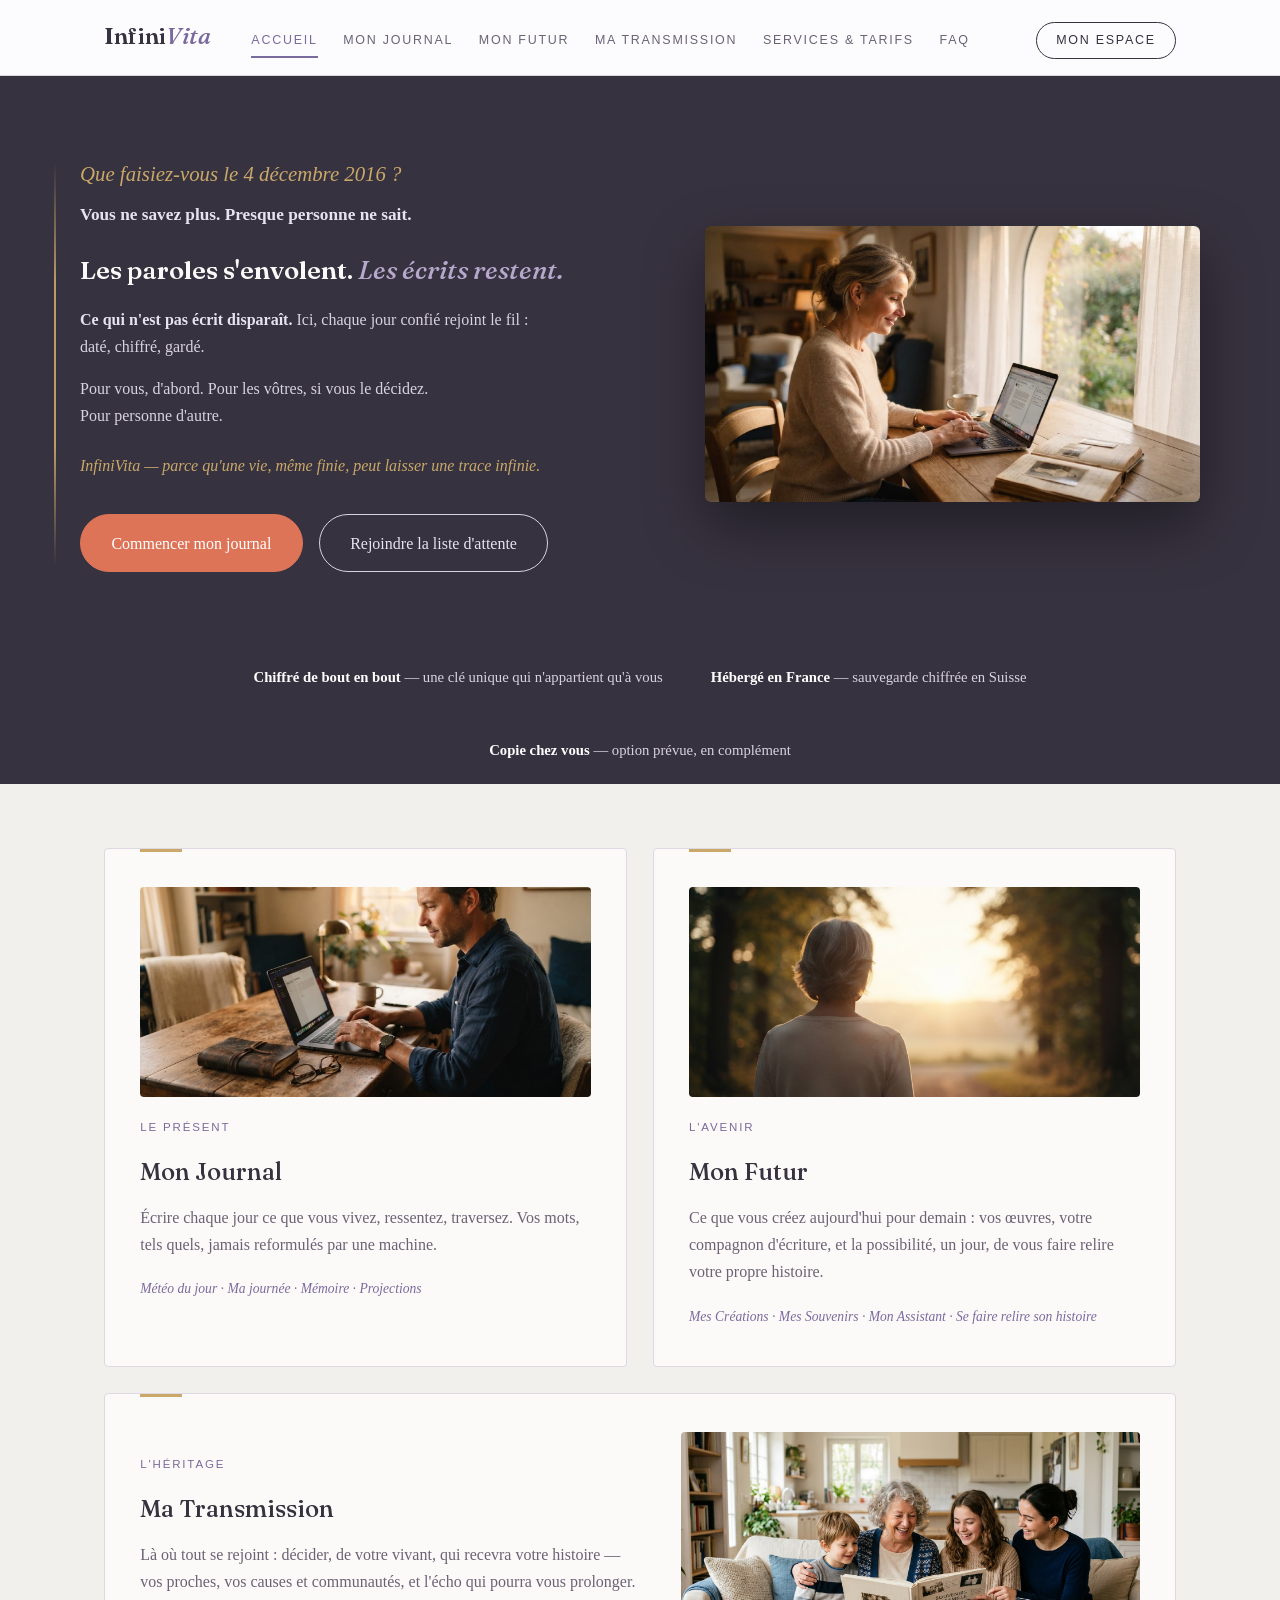
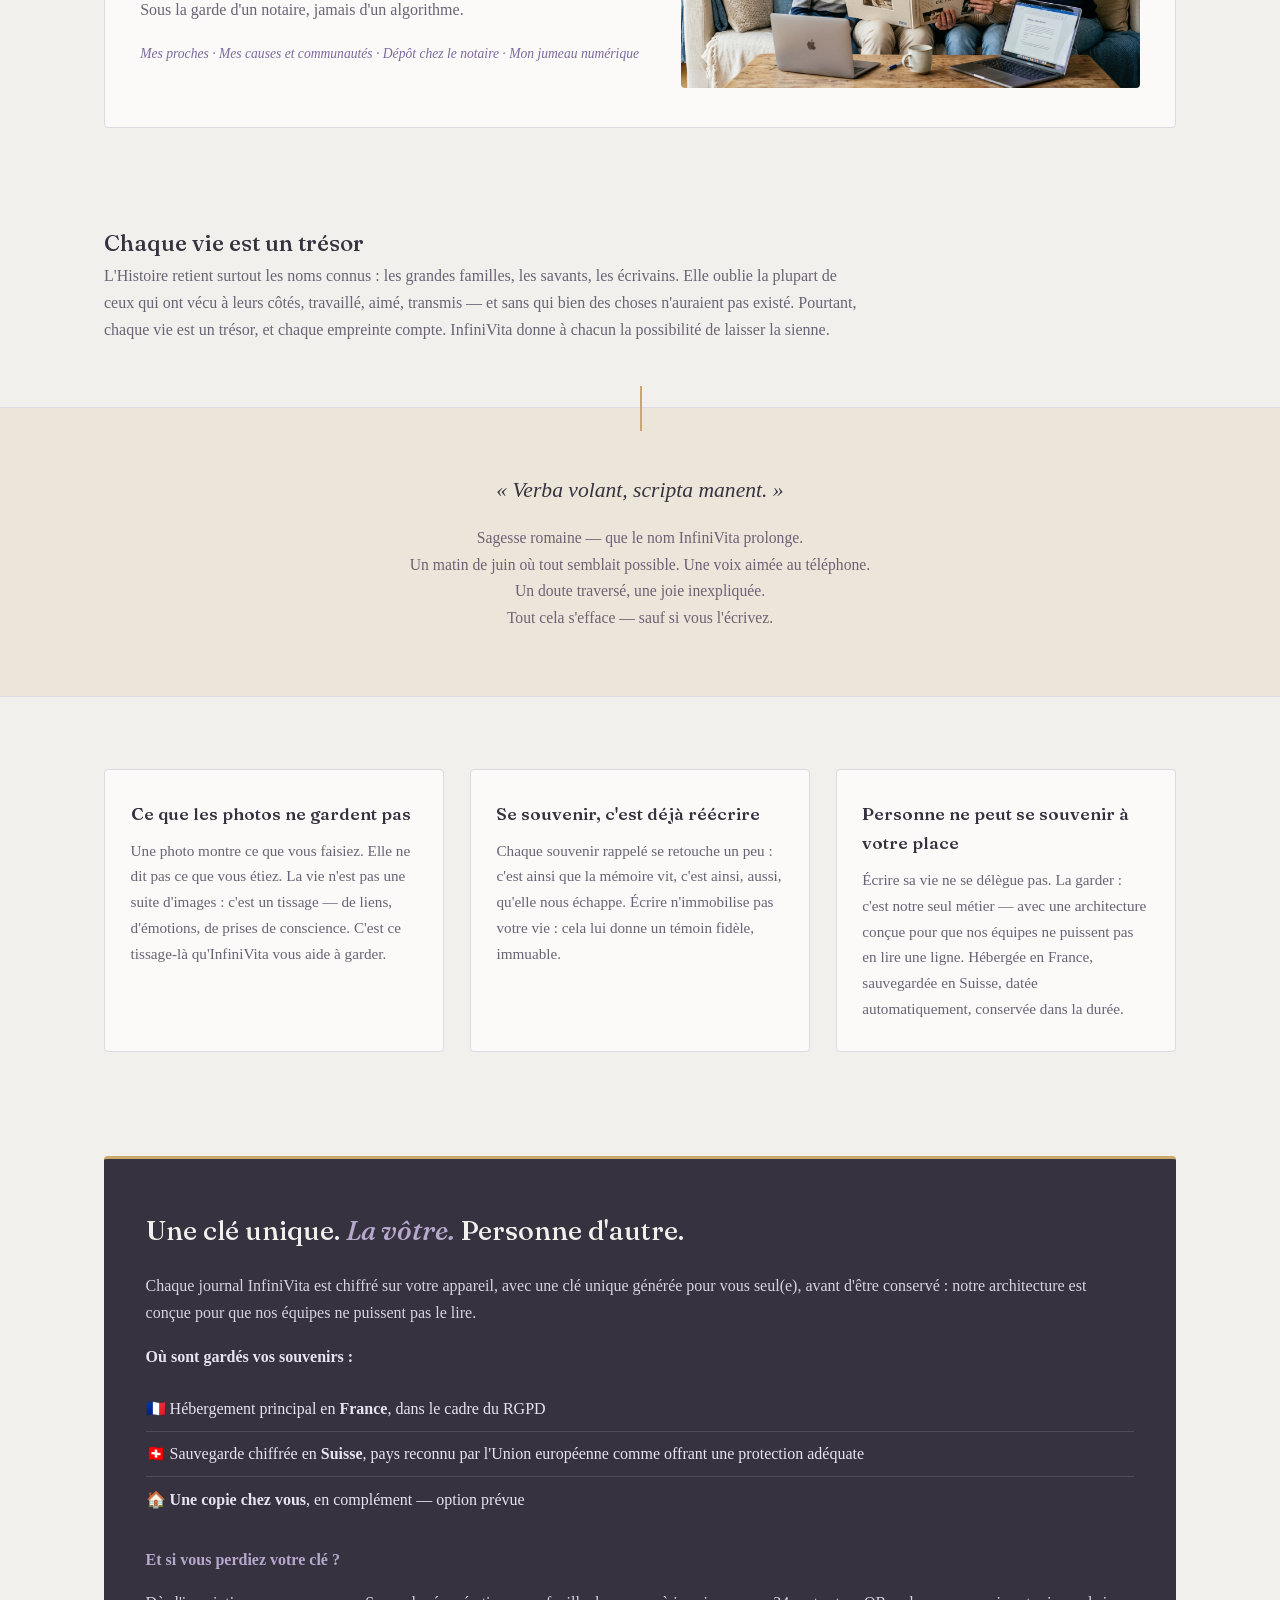
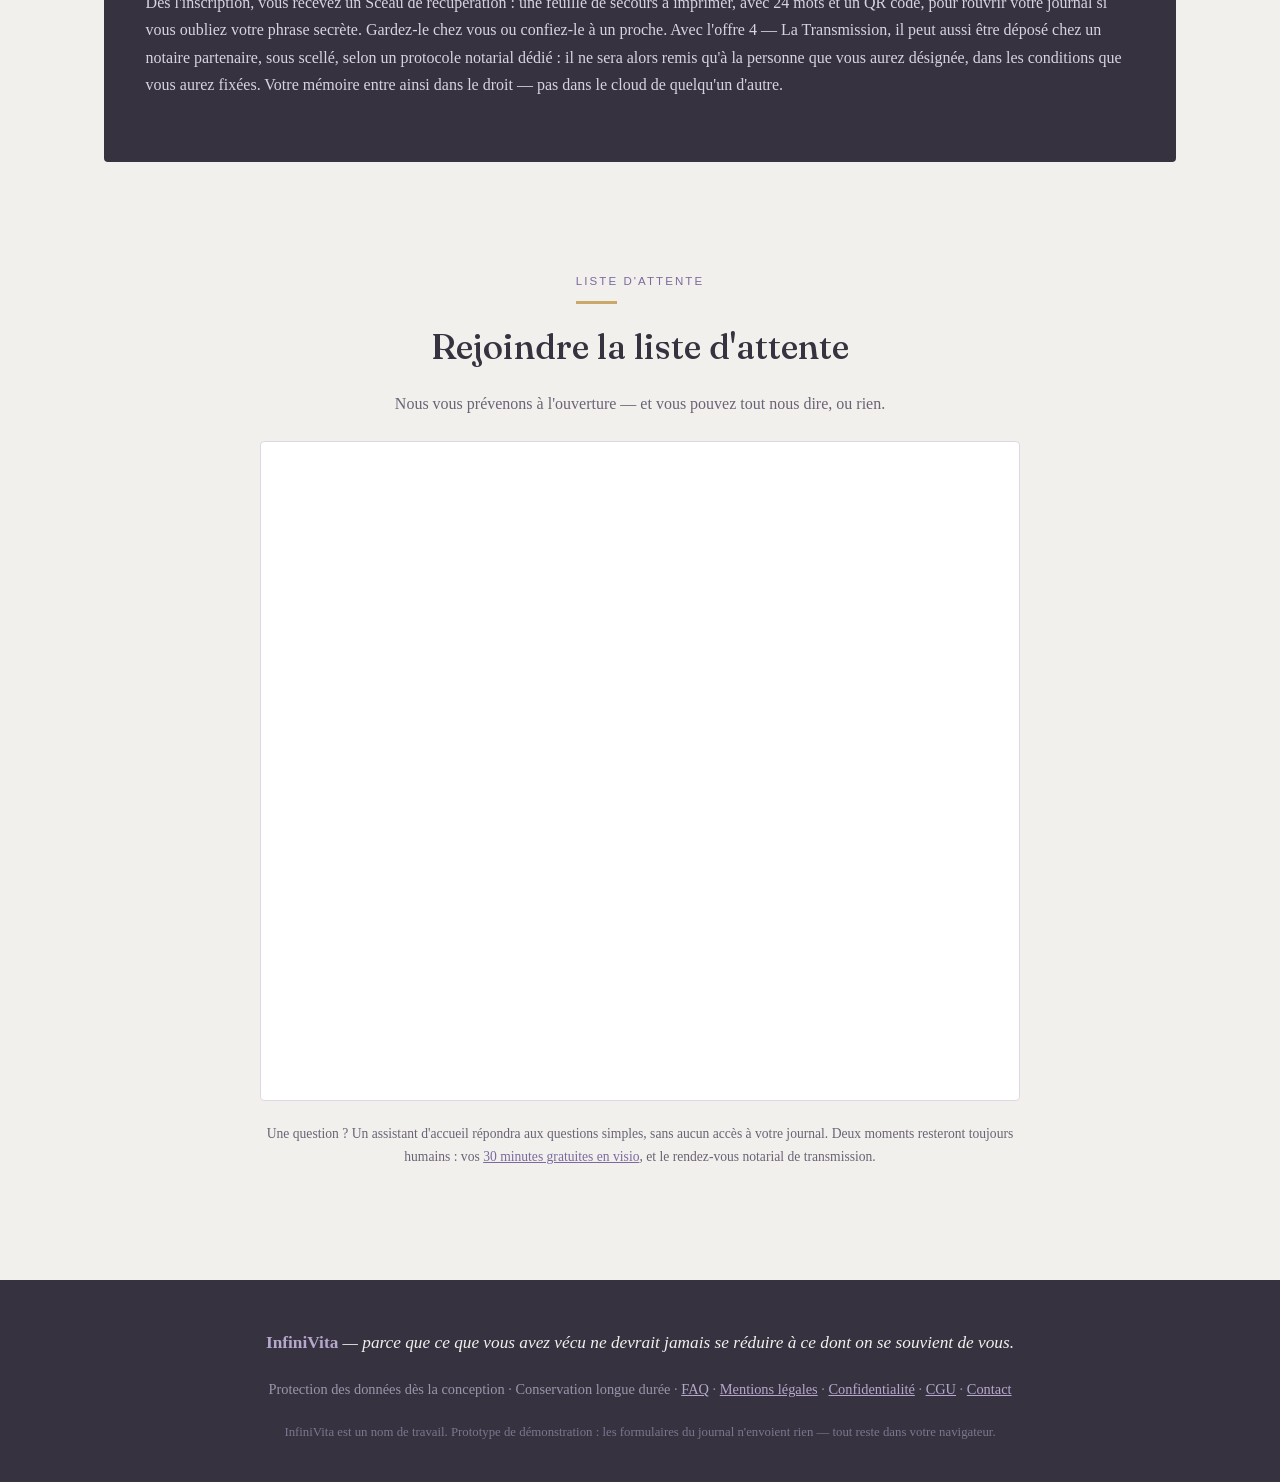
<file: index.html>
<!DOCTYPE html>
<html lang="fr">
<head>
<meta charset="UTF-8">
<meta name="viewport" content="width=device-width, initial-scale=1.0">
<!-- Publication provisoire : retirer noindex à la mise en ligne officielle (après INPI + juriste) -->
<meta name="robots" content="noindex, nofollow">
<meta name="description" content="InfiniVita — votre vie, écrite jour après jour. Journal de vie chiffré, daté, transmis selon vos volontés.">
<title>InfiniVita — Votre vie, écrite jour après jour</title>
<link rel="stylesheet" href="styles.css?v=12">
</head>
<body>

<header>
  <div class="header-inner">
    <a class="logo" href="index.html">Infini<span>Vita</span></a>
    <nav>
      <a href="index.html" class="active">Accueil</a>
      <a href="journal.html">Mon Journal</a>
      <a href="futur.html">Mon Futur</a>
      <a href="transmission.html">Ma Transmission</a>
      <a href="tarifs.html">Services &amp; tarifs</a>
      <a href="faq.html">FAQ</a>
      <a href="espace.html" class="espace">Mon espace</a>
    </nav>
  </div>
</header>

<div class="hero">
  <div class="hero-grid">
    <div class="hero-text">
      <div class="question">Que faisiez-vous le <span id="date-souvenir">12 juillet 2016</span>&nbsp;?</div>
      <p class="reponse">Vous ne savez plus. Presque personne ne sait.</p>
      <h1>Les paroles s'envolent. <em>Les écrits restent.</em></h1>
      <p><strong>Ce qui n'est pas écrit disparaît.</strong> Ici, chaque jour confié rejoint le fil&nbsp;:<br class="br-desk">daté, chiffré, gardé.</p>
      <p>Pour vous, d'abord. Pour les vôtres, si vous le décidez.<br class="br-desk">Pour personne d'autre.</p>
      <p class="tagline">InfiniVita — parce qu'une vie, même finie, peut laisser une trace infinie.</p>
      <div class="cta-row">
        <a class="btn" href="journal.html">Commencer mon journal</a>
        <a class="btn ghost" href="#liste-attente">Rejoindre la liste d'attente</a>
      </div>
    </div>
    <div class="hero-illus">
      <img src="assets/photos/accueil-ecrire.jpg" alt="Une femme écrit son journal à la lumière d'une grande fenêtre, un album de photographies anciennes ouvert à côté d'elle.">
    </div>
  </div>
</div>

<div class="trust">
  <div class="trust-inner">
    <div><strong>Chiffré de bout en bout</strong> <span>— une clé unique qui n'appartient qu'à vous</span></div>
    <div><strong>Hébergé en France</strong> <span>— sauvegarde chiffrée en Suisse</span></div>
    <div><strong>Copie chez vous</strong> <span>— option prévue, en complément</span></div>
  </div>
</div>

<div class="wrap">
  <div class="three-cards">
    <a class="card reveal" href="journal.html">
      <img class="card-photo" src="assets/photos/journal-ecrire.jpg" alt="Un homme écrit à une table en bois, un carnet de cuir posé près de lui.">
      <div class="kicker">Le présent</div>
      <h3>Mon Journal</h3>
      <p>Écrire chaque jour ce que vous vivez, ressentez, traversez. Vos mots, tels quels, jamais reformulés par une machine.</p>
      <div class="sub">Météo du jour · Ma journée · Mémoire · Projections</div>
    </a>
    <a class="card reveal" href="futur.html">
      <img class="card-photo" src="assets/photos/futur-aube.jpg" alt="Une femme de dos regarde le soleil se lever au bout d'un chemin bordé d'arbres.">
      <div class="kicker">L'avenir</div>
      <h3>Mon Futur</h3>
      <p>Ce que vous créez aujourd'hui pour demain : vos œuvres, votre compagnon d'écriture, et la possibilité, un jour, de vous faire relire votre propre histoire.</p>
      <div class="sub">Mes Créations · Mes Souvenirs · Mon Assistant · Se faire relire son histoire</div>
    </a>
    <a class="card full reveal" href="transmission.html">
      <div class="split">
        <div>
          <div class="kicker">L'héritage</div>
          <h3>Ma Transmission</h3>
          <p>Là où tout se rejoint : décider, de votre vivant, qui recevra votre histoire — vos proches, vos causes et communautés, et l'écho qui pourra vous prolonger. Sous la garde d'un notaire, jamais d'un algorithme.</p>
          <div class="sub">Mes proches · Mes causes et communautés · Dépôt chez le notaire · Mon jumeau numérique</div>
        </div>
        <img class="card-photo" src="assets/photos/accueil-famille.jpg" alt="Trois générations réunies sur un canapé autour d'un livre « Souvenirs de famille ».">
      </div>
    </a>
  </div>
</div>

<div class="wrap">
  <section class="block reveal">
    <div class="narrow prose">
      <h3>Chaque vie est un trésor</h3>
      <p>L'Histoire retient surtout les noms connus : les grandes familles, les savants, les écrivains. Elle oublie la plupart de ceux qui ont vécu à leurs côtés, travaillé, aimé, transmis — et sans qui bien des choses n'auraient pas existé. Pourtant, chaque vie est un trésor, et chaque empreinte compte. InfiniVita donne à chacun la possibilité de laisser la sienne.</p>
    </div>
  </section>
</div>

<div class="quote-strip">
  « <em lang="la">Verba volant, scripta manent.</em> »
  <div class="small">Sagesse romaine — que le nom InfiniVita prolonge.<br>Un matin de juin où tout semblait possible. Une voix aimée au téléphone.<br>Un doute traversé, une joie inexpliquée.<br>Tout cela s'efface — sauf si vous l'écrivez.</div>
</div>

<div class="wrap">
  <section class="block reveal">
    <div class="triple">
      <div class="cell">
        <h4>Ce que les photos ne gardent pas</h4>
        <p>Une photo montre ce que vous faisiez. Elle ne dit pas ce que vous étiez. La vie n'est pas une suite d'images : c'est un tissage — de liens, d'émotions, de prises de conscience. C'est ce tissage-là qu'InfiniVita vous aide à garder.</p>
      </div>
      <div class="cell">
        <h4>Se souvenir, c'est déjà réécrire</h4>
        <p>Chaque souvenir rappelé se retouche un peu : c'est ainsi que la mémoire vit, c'est ainsi, aussi, qu'elle nous échappe. Écrire n'immobilise pas votre vie : cela lui donne un témoin fidèle, immuable.</p>
      </div>
      <div class="cell">
        <h4>Personne ne peut se souvenir à votre place</h4>
        <p>Écrire sa vie ne se délègue pas. La garder : c'est notre seul métier — avec une architecture conçue pour que nos équipes ne puissent pas en lire une ligne. Hébergée en France, sauvegardée en Suisse, datée automatiquement, conservée dans la durée.</p>
      </div>
    </div>
  </section>

  <div class="vault reveal">
    <h2>Une clé unique. <em>La vôtre.</em> Personne d'autre.</h2>
    <p>Chaque journal InfiniVita est chiffré sur votre appareil, avec une clé unique générée pour vous seul(e), avant d'être conservé : notre architecture est conçue pour que nos équipes ne puissent pas le lire.</p>
    <p><strong style="color:var(--on-dark-strong)">Où sont gardés vos souvenirs :</strong></p>
    <ul>
      <li>🇫🇷 Hébergement principal en <strong>France</strong>, dans le cadre du RGPD</li>
      <li>🇨🇭 Sauvegarde chiffrée en <strong>Suisse</strong>, pays reconnu par l'Union européenne comme offrant une protection adéquate</li>
      <li>🏠 <strong>Une copie chez vous</strong>, en complément — option prévue</li>
    </ul>
    <p class="key-q">Et si vous perdiez votre clé ?</p>
    <p>Dès l'inscription, vous recevez un Sceau de récupération : une feuille de secours à imprimer, avec 24 mots et un QR code, pour rouvrir votre journal si vous oubliez votre phrase secrète. Gardez-le chez vous ou confiez-le à un proche. Avec l'offre 4 — La Transmission, il peut aussi être déposé chez un notaire partenaire, sous scellé, selon un protocole notarial dédié : il ne sera alors remis qu'à la personne que vous aurez désignée, dans les conditions que vous aurez fixées. Votre mémoire entre ainsi dans le droit — pas dans le cloud de quelqu'un d'autre.</p>
  </div>

  <section class="block narrow" style="text-align:center;" id="liste-attente">
    <div class="page-kicker" style="display:inline-block;">Liste d'attente</div>
    <h2 class="section-title">Rejoindre la liste d'attente</h2>
    <p style="color:var(--ink-soft); margin:0.8rem 0 1.5rem;">Nous vous prévenons à l'ouverture — et vous pouvez tout nous dire, ou rien.</p>

    <!-- Intégration Tally : coller l'URL du formulaire dans data-tally-url pour activer la collecte réelle.
         Tant que l'URL est vide, le bouton email ci-dessous sert de solution d'attente. -->
    <div id="tally-slot" data-tally-url="https://tally.so/r/1Ay8gL"></div>

    <div class="panel" style="text-align:left;" id="waitlist-fallback">
      <p class="note">L'inscription se fait par email pendant la phase de test — un simple message suffit, avec votre nom et, si vous le souhaitez, ce que vous jugez utile de nous dire.</p>
      <div style="margin-top:1.2rem;text-align:center;">
        <a class="btn" href="#" data-mail-subject="Liste d'attente InfiniVita">M'inscrire par email</a>
      </div>
      <p class="hint" style="text-align:center;">Vos coordonnées ne servent qu'à vous prévenir de l'ouverture — jamais revendues, jamais partagées. <a href="legal.html#confidentialite" style="color:var(--amethyste);">Politique de confidentialité</a></p>
    </div>

    <p class="hint">Une question ? Un assistant d'accueil répondra aux questions simples, sans aucun accès à votre journal. Deux moments resteront toujours humains : vos <a href="https://calendly.com/larisa-kr-interargus/30min" target="_blank" rel="noopener" style="color:var(--amethyste);">30 minutes gratuites en visio</a>, et le rendez-vous notarial de transmission.</p>
  </section>
</div>

<footer>
  <div class="sig"><strong>InfiniVita</strong> — parce que ce que vous avez vécu ne devrait jamais se réduire à ce dont on se souvient de vous.</div>
  <div>Protection des données dès la conception · Conservation longue durée · <a href="faq.html">FAQ</a> · <a href="legal.html#mentions">Mentions légales</a> · <a href="legal.html#confidentialite">Confidentialité</a> · <a href="legal.html#cgu">CGU</a> · <a href="#" data-mail-subject="Contact — InfiniVita">Contact</a></div>
  <div class="worknote">InfiniVita est un nom de travail. Prototype de démonstration : les formulaires du journal n'envoient rien — tout reste dans votre navigateur.</div>
</footer>

<script src="app.js?v=12"></script>
</body>
</html>
</file>
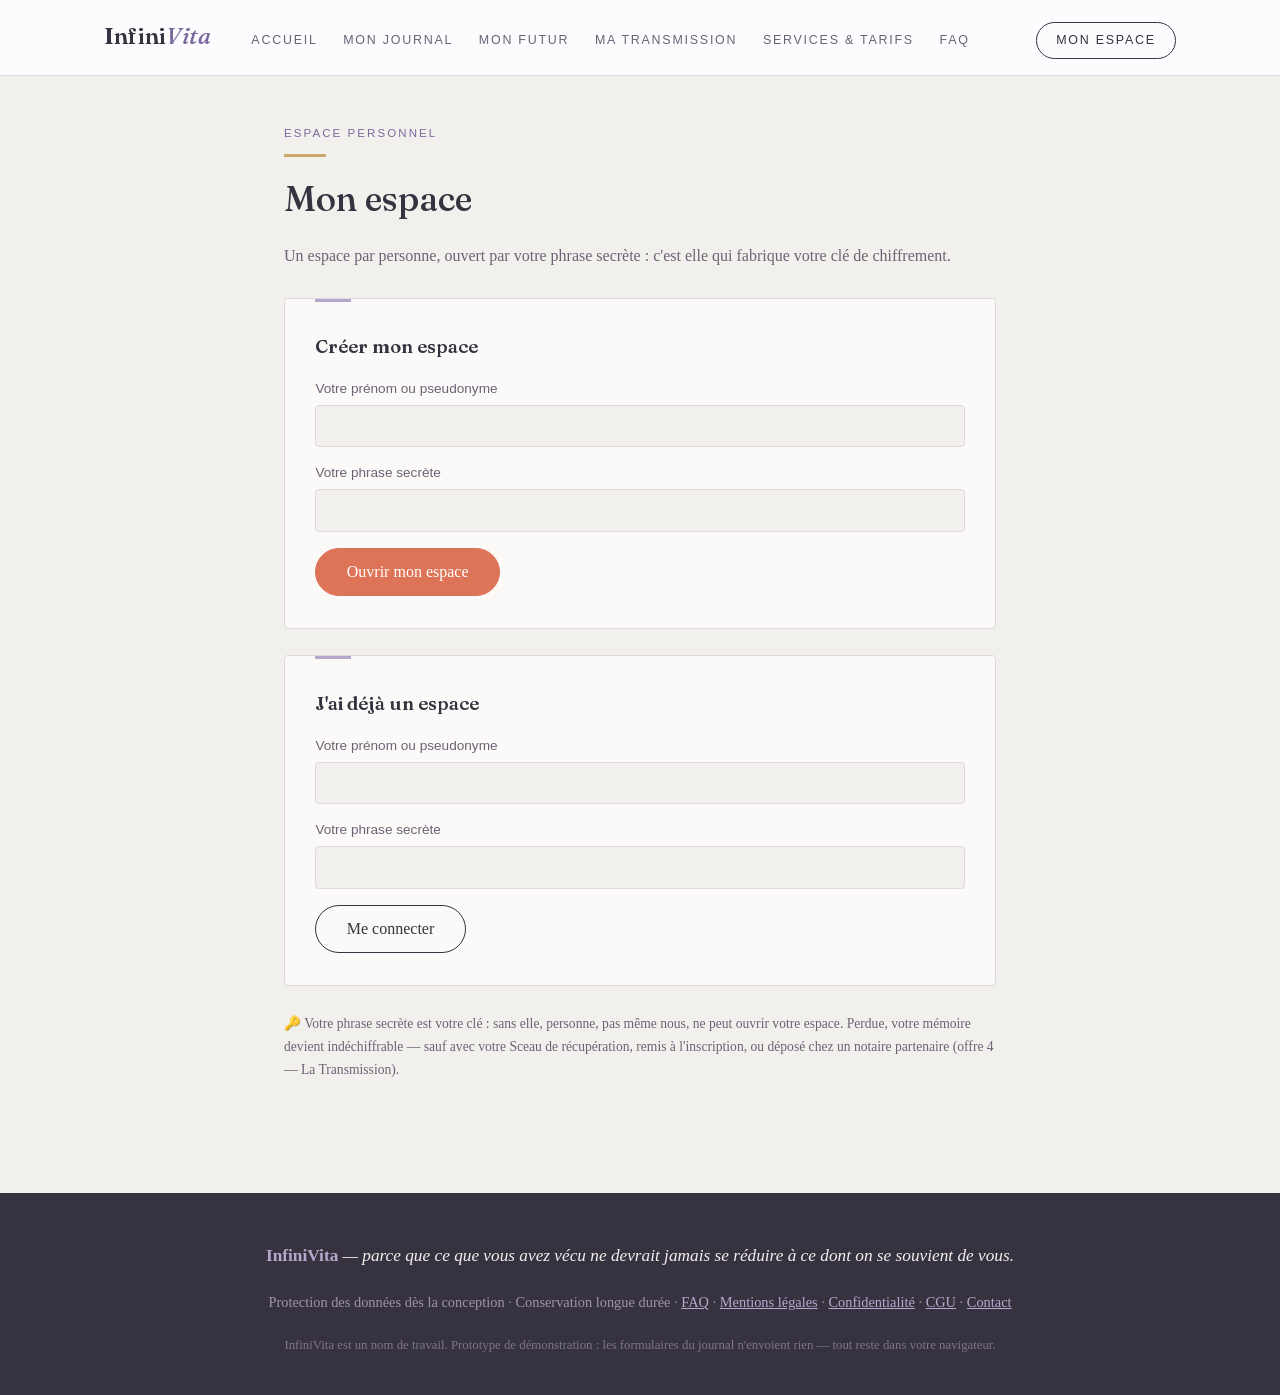
<file: espace.html>
<!DOCTYPE html>
<html lang="fr">
<head>
<meta charset="UTF-8">
<meta name="viewport" content="width=device-width, initial-scale=1.0">
<meta name="robots" content="noindex, nofollow">
<title>Mon espace — InfiniVita</title>
<link rel="stylesheet" href="styles.css?v=12">
</head>
<body>

<header>
  <div class="header-inner">
    <a class="logo" href="index.html">Infini<span>Vita</span></a>
    <nav>
      <a href="index.html">Accueil</a>
      <a href="journal.html">Mon Journal</a>
      <a href="futur.html">Mon Futur</a>
      <a href="transmission.html">Ma Transmission</a>
      <a href="tarifs.html">Services &amp; tarifs</a>
      <a href="faq.html">FAQ</a>
      <a href="espace.html" class="espace active">Mon espace</a>
    </nav>
  </div>
</header>

<div class="wrap narrow">
  <section class="block">
    <div class="page-kicker">Espace personnel</div>
    <h2 class="section-title">Mon espace</h2>
    <p style="color:var(--ink-soft);margin:0.8rem 0 1.8rem;">Un espace par personne, ouvert par votre phrase secrète : c'est elle qui fabrique votre clé de chiffrement.</p>

    <div id="login-panels">
      <div class="panel">
        <h3>Créer mon espace</h3>
        <label>Votre prénom ou pseudonyme</label><input type="text" id="esp-prenom">
        <label>Votre phrase secrète</label><input type="password" id="esp-phrase">
        <div style="margin-top:1rem;"><button class="btn" onclick="openSpace('esp-prenom')">Ouvrir mon espace</button></div>
      </div>
      <div class="panel">
        <h3>J'ai déjà un espace</h3>
        <label>Votre prénom ou pseudonyme</label><input type="text" id="esp-prenom2">
        <label>Votre phrase secrète</label><input type="password">
        <div style="margin-top:1rem;"><button class="btn ghost" onclick="openSpace('esp-prenom2')">Me connecter</button></div>
      </div>
      <p class="hint">🔑 Votre phrase secrète est votre clé : sans elle, personne, pas même nous, ne peut ouvrir votre espace. Perdue, votre mémoire devient indéchiffrable — sauf avec votre Sceau de récupération, remis à l'inscription, ou déposé chez un notaire partenaire (offre 4 — La Transmission).</p>
    </div>

    <div id="space-open" style="display:none;">
      <div class="panel" style="border-color:var(--amethyste);">
        <h3 id="welcome-msg">Bienvenue</h3>
        <p class="note">Votre espace est ouvert (démonstration : sur cet appareil, cette session seulement). Dans la version complète, chaque page — Météo, Journal, Mémoire, Projections, Créations — écrit dans votre espace chiffré, où que vous soyez.</p>
        <div style="margin-top:1.2rem;display:flex;gap:0.7rem;flex-wrap:wrap;">
          <a class="btn" href="journal.html">Poser ma météo du jour</a>
          <button class="btn ghost" onclick="closeSpace()">Fermer mon espace</button>
        </div>
      </div>
    </div>
  </section>
</div>

<footer>
  <div class="sig"><strong>InfiniVita</strong> — parce que ce que vous avez vécu ne devrait jamais se réduire à ce dont on se souvient de vous.</div>
  <div>Protection des données dès la conception · Conservation longue durée · <a href="faq.html">FAQ</a> · <a href="legal.html#mentions">Mentions légales</a> · <a href="legal.html#confidentialite">Confidentialité</a> · <a href="legal.html#cgu">CGU</a> · <a href="#" data-mail-subject="Contact — InfiniVita">Contact</a></div>
  <div class="worknote">InfiniVita est un nom de travail. Prototype de démonstration : les formulaires du journal n'envoient rien — tout reste dans votre navigateur.</div>
</footer>

<script src="app.js?v=12"></script>
</body>
</html>
</file>
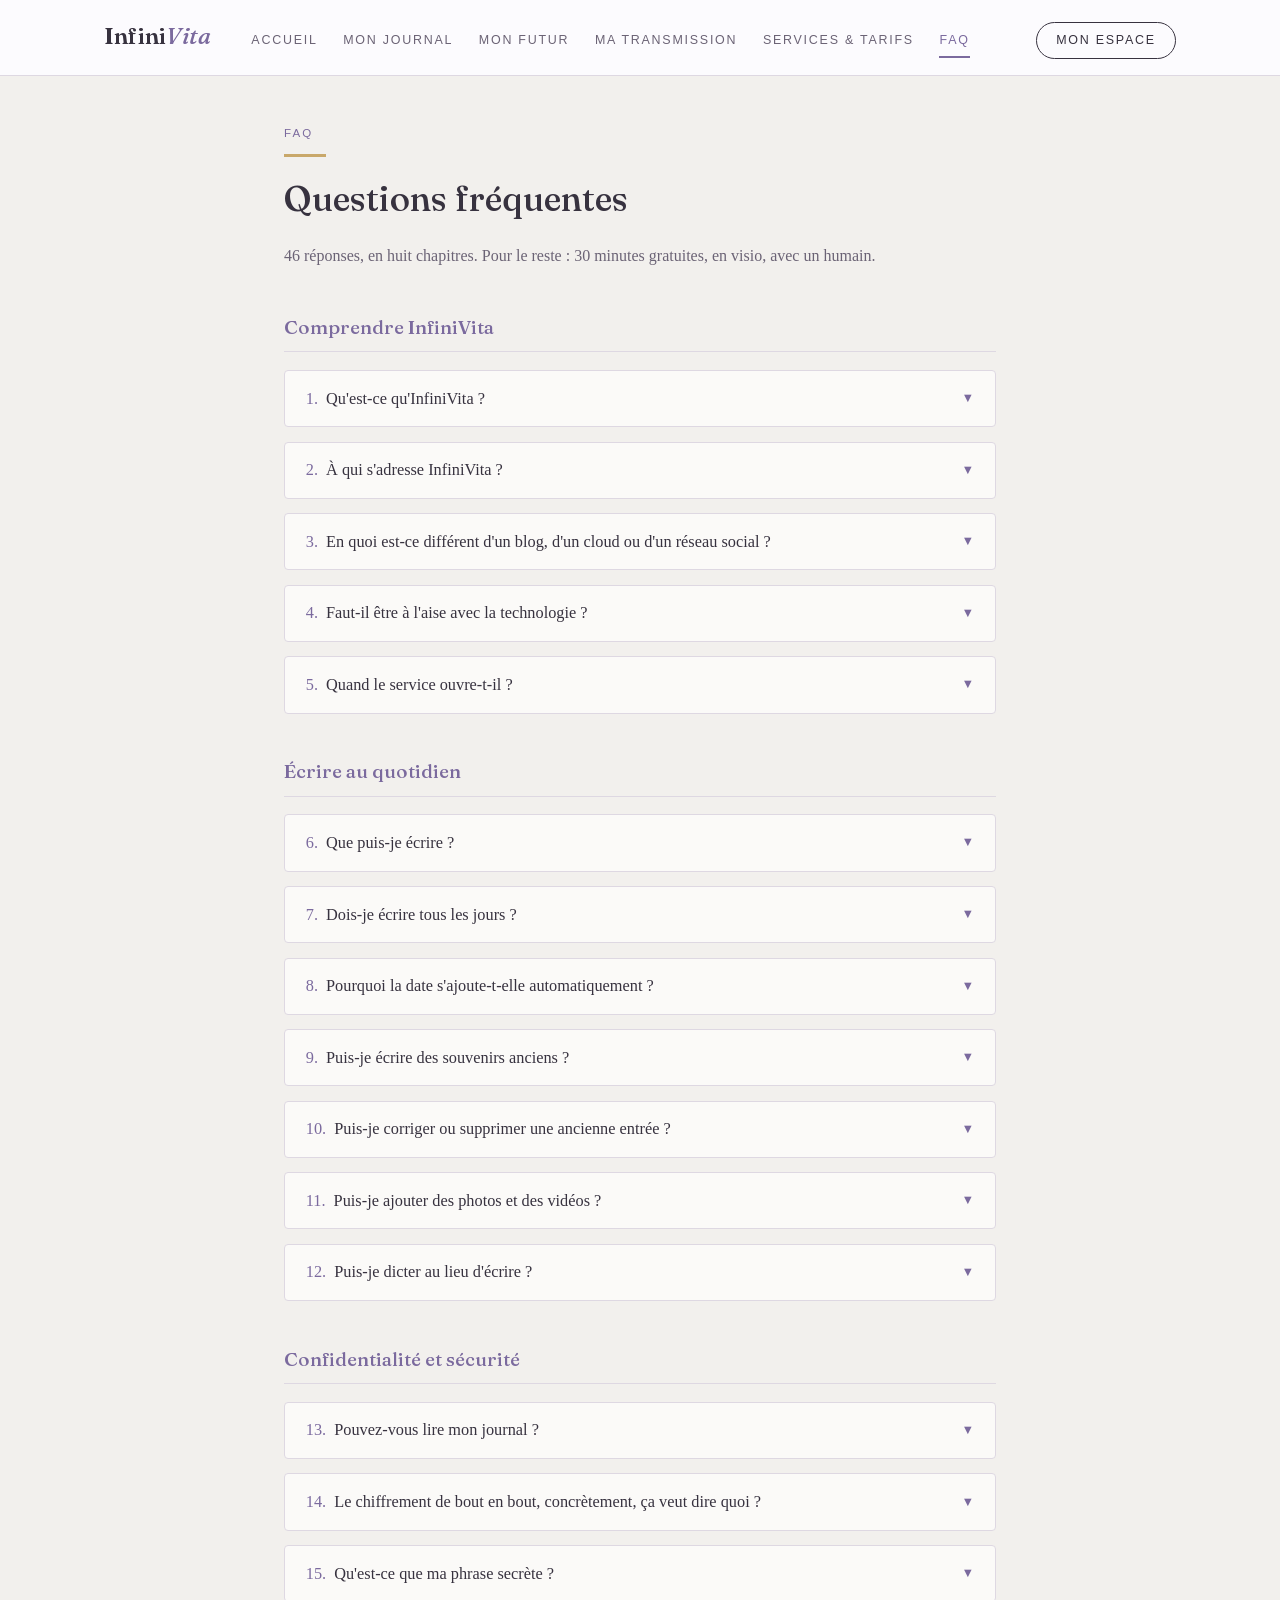
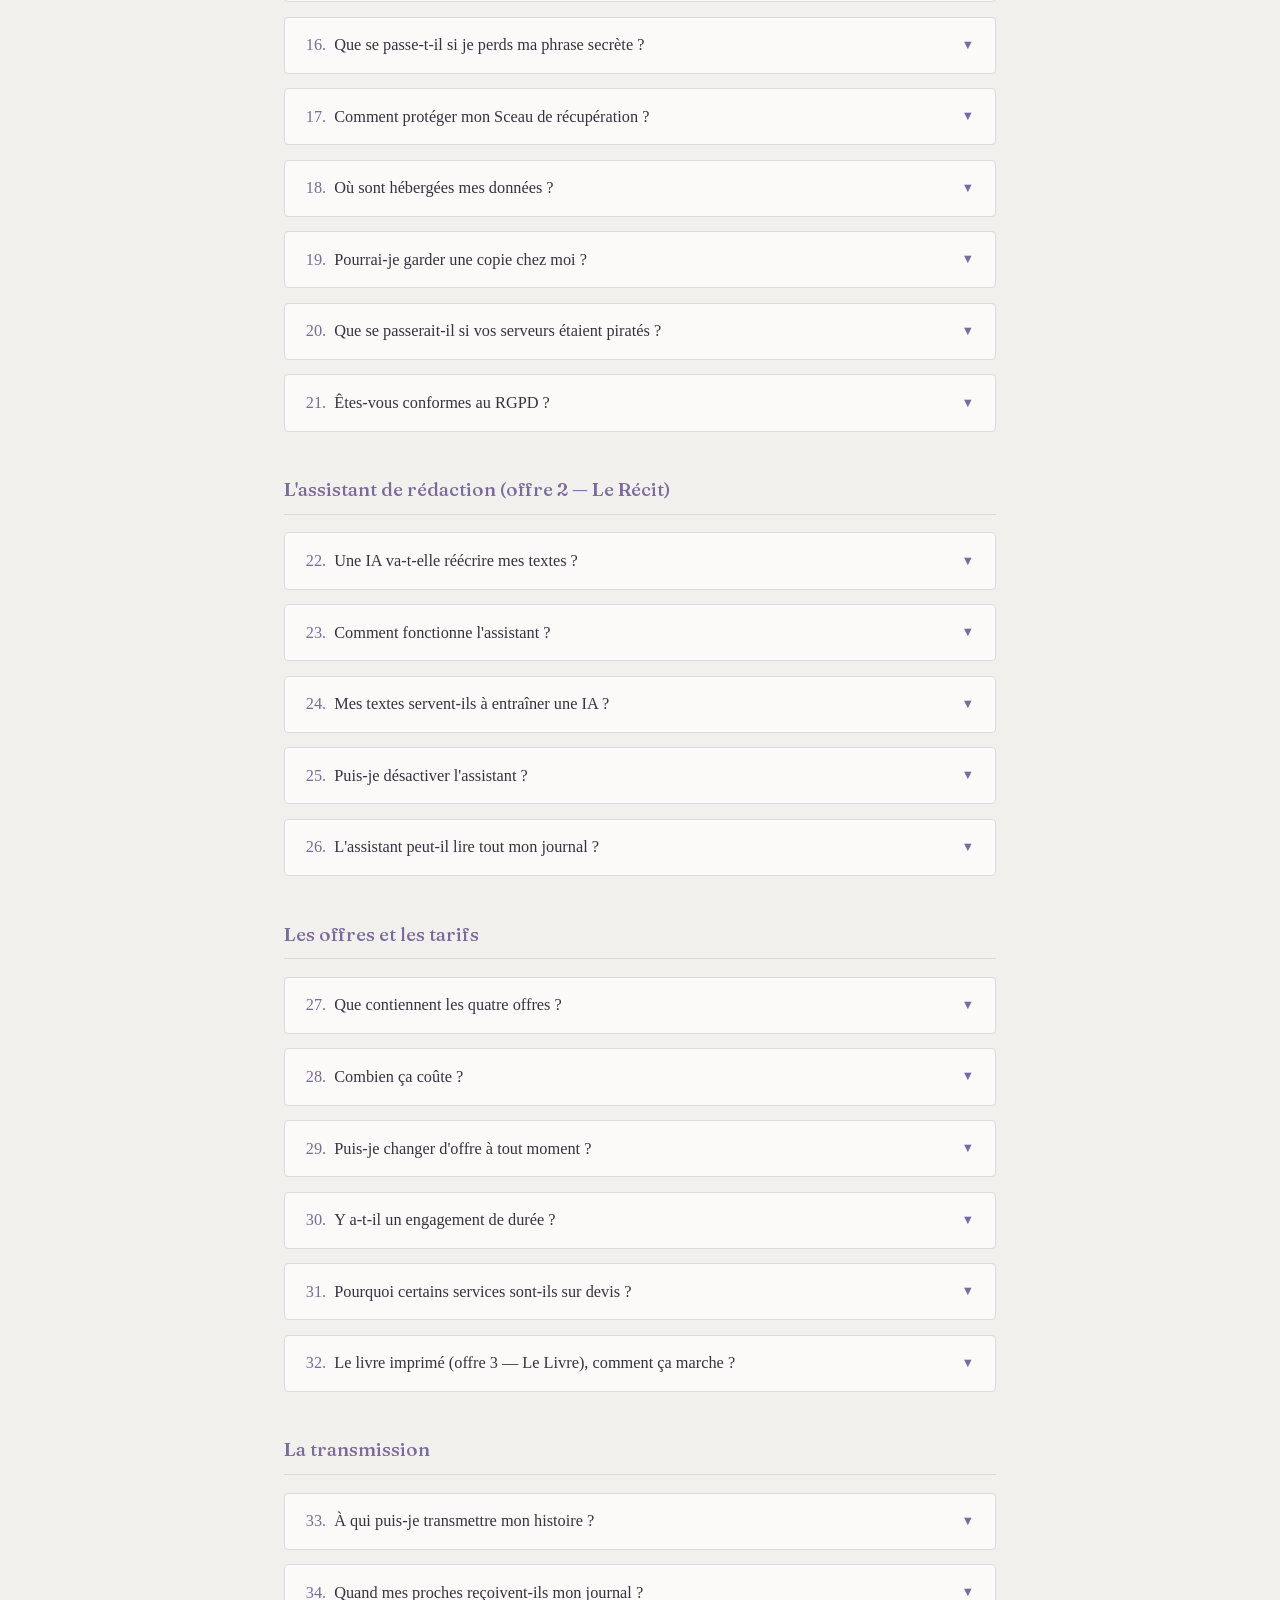
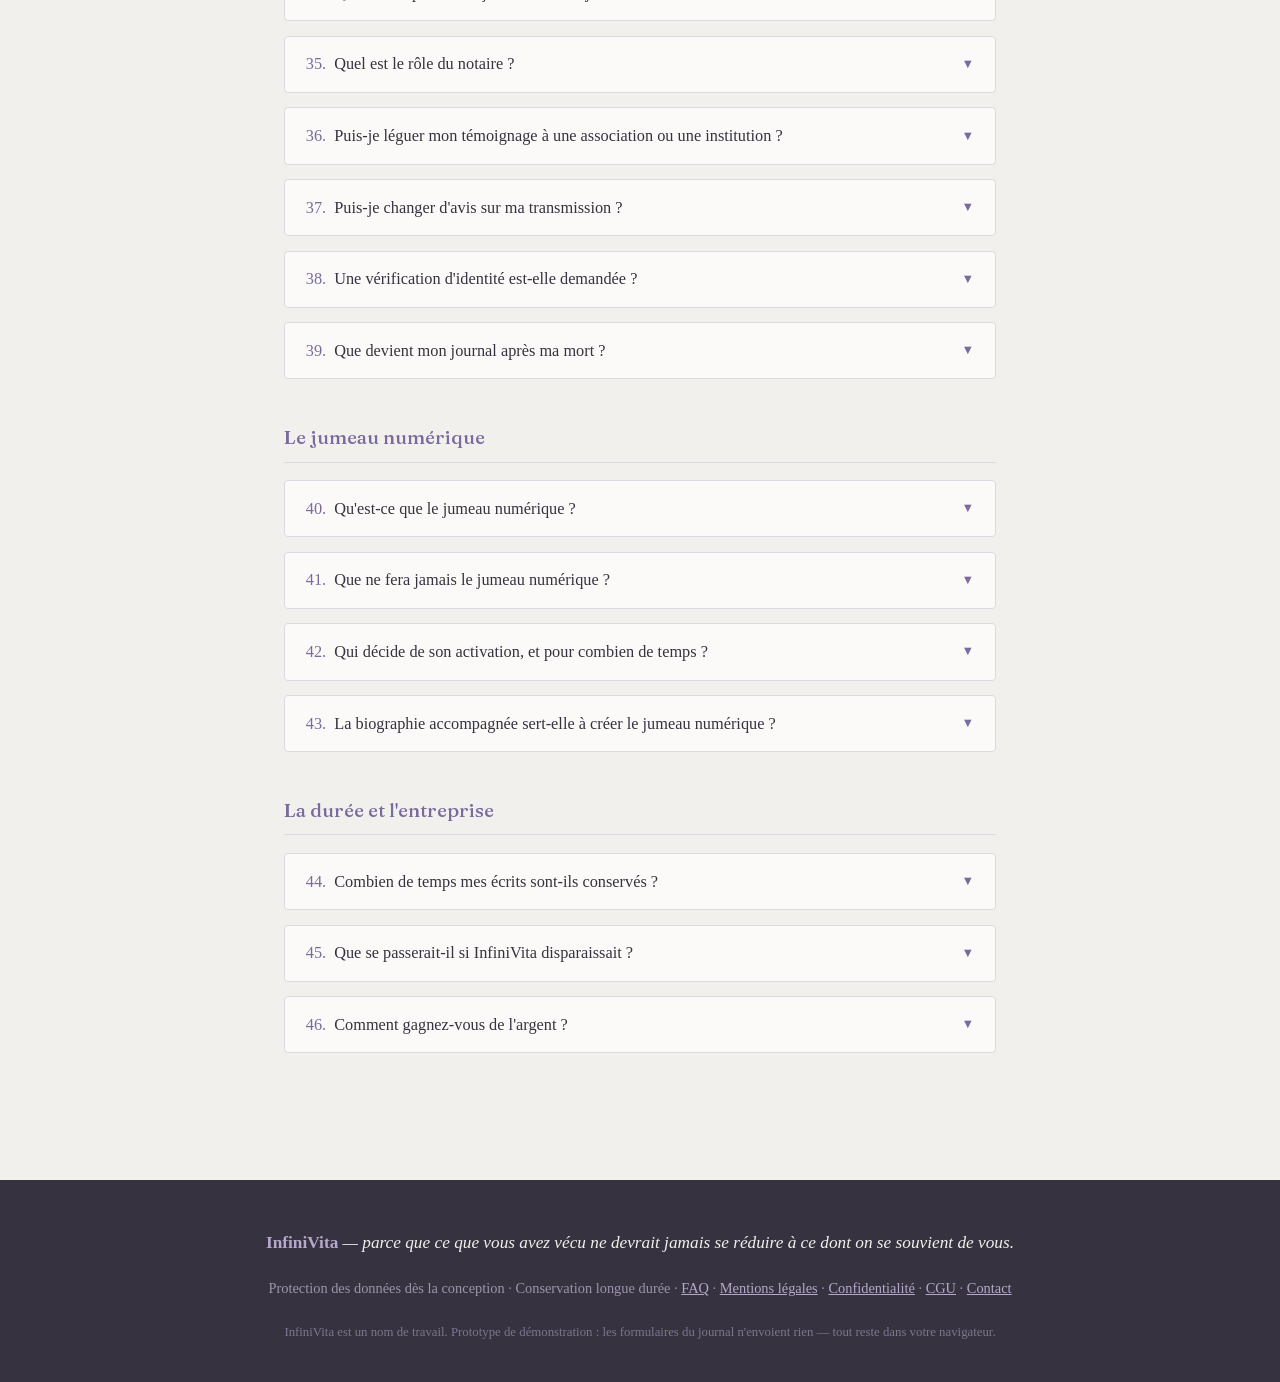
<file: faq.html>
<!DOCTYPE html>
<html lang="fr">
<head>
<meta charset="UTF-8">
<meta name="viewport" content="width=device-width, initial-scale=1.0">
<meta name="robots" content="noindex, nofollow">
<title>Questions fréquentes — InfiniVita</title>
<link rel="stylesheet" href="styles.css?v=12">
</head>
<body>

<header>
  <div class="header-inner">
    <a class="logo" href="index.html">Infini<span>Vita</span></a>
    <nav>
      <a href="index.html">Accueil</a>
      <a href="journal.html">Mon Journal</a>
      <a href="futur.html">Mon Futur</a>
      <a href="transmission.html">Ma Transmission</a>
      <a href="tarifs.html">Services &amp; tarifs</a>
      <a href="faq.html" class="active">FAQ</a>
      <a href="espace.html" class="espace">Mon espace</a>
    </nav>
  </div>
</header>

<div class="wrap narrow">
  <section class="block">
    <div class="page-kicker">FAQ</div>
    <h2 class="section-title">Questions fréquentes</h2>
    <p style="color:var(--ink-soft);margin:0.8rem 0 0.5rem;">46 réponses, en huit chapitres. Pour le reste : 30 minutes gratuites, en visio, avec un humain.</p>
    <div id="faq-root"></div>
  </section>
</div>

<footer>
  <div class="sig"><strong>InfiniVita</strong> — parce que ce que vous avez vécu ne devrait jamais se réduire à ce dont on se souvient de vous.</div>
  <div>Protection des données dès la conception · Conservation longue durée · <a href="faq.html">FAQ</a> · <a href="legal.html#mentions">Mentions légales</a> · <a href="legal.html#confidentialite">Confidentialité</a> · <a href="legal.html#cgu">CGU</a> · <a href="#" data-mail-subject="Contact — InfiniVita">Contact</a></div>
  <div class="worknote">InfiniVita est un nom de travail. Prototype de démonstration : les formulaires du journal n'envoient rien — tout reste dans votre navigateur.</div>
</footer>

<script src="app.js?v=12"></script>
<script>
  const FAQ = [
    { section: "Comprendre InfiniVita", items: [
      ["Qu'est-ce qu'InfiniVita ?",
       "Un journal de vie chiffré et daté, conçu pour une conservation de longue durée. Vous y écrivez vos trois temps — le présent, le passé, l'avenir — et vous décidez seul(e) de ce qui sera transmis, à qui, et quand. Pour vous, d'abord. Pour les vôtres, si vous le décidez. Pour personne d'autre."],
      ["À qui s'adresse InfiniVita ?",
       "À toute personne qui veut garder trace de sa vie, quel que soit son âge. On peut commencer à 20 ans pour se relire à 60, ou à 80 ans pour transmettre. Nul n'est à l'abri de perdre l'accès à sa propre mémoire : ce journal est d'abord écrit pour soi-même."],
      ["En quoi est-ce différent d'un blog, d'un cloud ou d'un réseau social ?",
       "Rien n'est public, rien n'est partagé par défaut, rien ne cherche votre attention. Pas de « j'aime », pas de publicité, pas d'algorithme de recommandation. Vos écrits sont chiffrés avec une clé que nous ne possédons pas : vous êtes le client, pas le produit."],
      ["Faut-il être à l'aise avec la technologie ?",
       "Non. Si vous savez écrire un message, vous savez utiliser InfiniVita : vous écrivez, la date s'ajoute toute seule, tout le reste est automatique. Et pour toute question, 30 minutes gratuites en visio avec un humain — jamais un robot."],
      ["Quand le service ouvre-t-il ?",
       "InfiniVita est en phase de test. Rejoignez la liste d'attente : vous serez prévenu(e) en premier à l'ouverture, et les tarifs vous seront communiqués avant tout engagement."]
    ]},
    { section: "Écrire au quotidien", items: [
      ["Que puis-je écrire ?",
       "Tout : le présent et la mémoire du jour (Mon Journal) ; vos souvenirs modifiables, vos projets, créations et livres (Mon Futur)."],
      ["Dois-je écrire tous les jours ?",
       "Non. Aucun rythme n'est imposé, aucune relance culpabilisante ne vous sera envoyée. Le fil accueille ce que vous lui confiez, quand vous le confiez : trois lignes un mardi, rien pendant un mois, dix pages un dimanche."],
      ["Pourquoi la date s'ajoute-t-elle automatiquement ?",
       "Parce que c'est elle qui fait de votre journal une archive digne de foi. Chaque entrée porte sa date, apposée par le système : dans dix ans, vous — ou ceux qui recevront votre histoire — saurez que ces mots ont bien été écrits ce jour-là."],
      ["Puis-je écrire des souvenirs anciens ?",
       "Oui, de deux façons. Dans Mon Journal, la section Mémoire garde un souvenir tel qu'il vous revient aujourd'hui, scellé le lendemain. Dans Mon Futur, Mes Souvenirs accueille vos souvenirs et pensées d'autrefois, avec ou sans date, modifiables à tout moment."],
      ["Puis-je corriger ou supprimer une ancienne entrée ?",
       "La page du jour reste modifiable jusqu'au soir ; le lendemain, aucune entrée du jour J ne peut plus être réécrite — c'est ce qui fait la valeur de votre journal, pour vous et pour ceux qui le recevront. Vos souvenirs et créations de Mon Futur restent modifiables. Vous pouvez tout supprimer entièrement, à tout moment."],
      ["Puis-je ajouter des photos et des vidéos ?",
       "Les photos, oui, dès l'offre 1 — Le Fil ; les vidéos arriveront dans une version ultérieure. Les photos sont chiffrées exactement comme vos textes, datées, et rattachées à vos entrées. La photo montre ce que vous faisiez ; vos mots disent ce que vous étiez : ensemble, ils font le tissage."],
      ["Puis-je dicter au lieu d'écrire ?",
       "Oui, à partir de la prochaine version. La dictée vocale transcrit ce que vous dites, sur votre appareil ; elle vous relit le texte, et vous pouvez corriger à la voix, ou plus tard dans la journée, avant le scellement. Si vous le souhaitez, l'enregistrement de votre voix est conservé avec la page : il reste l'original fidèle de ce que vous avez dit. Aucune IA ne reformule vos mots dans Mon Journal."]
    ]},
    { section: "Confidentialité et sécurité", items: [
      ["Pouvez-vous lire mon journal ?",
       "Notre architecture est conçue pour que nos équipes ne puissent pas le lire. Votre journal est chiffré sur votre appareil, avec une clé fabriquée à partir de votre phrase secrète, que nous ne conservons pas."],
      ["Le chiffrement de bout en bout, concrètement, ça veut dire quoi ?",
       "Que vos mots sont transformés en données illisibles sur votre appareil, avant tout envoi. Ce qui circule et ce qui est stocké chez nous n'est qu'une suite de caractères indéchiffrables. Seule votre clé — qui ne quitte jamais vos mains — peut les rouvrir."],
      ["Qu'est-ce que ma phrase secrète ?",
       "C'est la phrase qui fabrique votre clé de chiffrement. Elle ne nous est jamais transmise, jamais stockée. Choisissez-la mémorable pour vous, impossible pour les autres — et gardez-la comme vous garderiez la clé d'un coffre."],
      ["Que se passe-t-il si je perds ma phrase secrète ?",
       "Sans elle, votre mémoire devient indéchiffrable — pour tout le monde, y compris nous. C'est pourquoi chaque offre inclut un Sceau de récupération : une feuille de secours à imprimer, avec 24 mots et un QR code, à garder chez vous ou à confier à un proche. Avec l'offre 4 — La Transmission, il peut aussi être déposé sous scellé chez un notaire partenaire (tarif inclus dans le devis) : il ne sera remis qu'à la personne que vous aurez désignée, dans les conditions que vous aurez fixées."],
      ["Comment protéger mon Sceau de récupération ?",
       "Conservez-le comme un document précieux : quiconque le détient peut ouvrir votre journal. En cas de perte ou de vol, révoquez-le depuis votre espace et imprimez-en un nouveau : l'ancien ne fonctionnera plus. InfiniVita ne vous demandera jamais vos 24 mots, ni par courriel, ni par téléphone."],
      ["Où sont hébergées mes données ?",
       "Hébergement principal en France, dans le cadre du RGPD, et sauvegarde chiffrée en Suisse, pays reconnu par l'Union européenne comme offrant une protection adéquate. Une copie chez vous, en complément, est prévue en option."],
      ["Pourrai-je garder une copie chez moi ?",
       "C'est prévu en option : une copie chiffrée de votre journal, conservée chez vous, en complément de l'hébergement en France. Elle ne remplace pas le serveur, qui permet la sauvegarde et la transmission. Les modalités seront précisées à l'ouverture."],
      ["Que se passerait-il si vos serveurs étaient piratés ?",
       "Un pirate n'obtiendrait que des blocs chiffrés, illisibles sans votre clé — que nous ne détenons pas. C'est le principe même du chiffrement de bout en bout : la sécurité ne repose pas sur la promesse que rien n'arrivera, mais sur le fait que même le pire ne livrerait rien."],
      ["Êtes-vous conformes au RGPD ?",
       "Oui : droit d'accès, d'effacement et de portabilité sur tous vos contenus, droit de rectification sur vos données de compte (e-mail, nom, facturation). Vos entrées de journal, elles, se suppriment mais ne se réécrivent pas — c'est leur valeur d'archive. Un délégué à la protection des données sera désigné avant l'ouverture."]
    ]},
    { section: "L'assistant de rédaction (offre 2 — Le Récit)", items: [
      ["Une IA va-t-elle réécrire mes textes ?",
       "Jamais dans Mon Journal : vos mots du jour restent les vôtres. L'assistant est un compagnon d'écriture, pas un auteur ; il n'intervient que dans Mon Futur, sur vos souvenirs et vos créations, et seulement si vous le sollicitez."],
      ["Comment fonctionne l'assistant ?",
       "C'est une IA locale, proposée avec l'offre 2 — Le Récit. Elle peut corriger une tournure, retrouver un mot qui vous échappe, vous aider à réfléchir à voix haute avant d'écrire. Elle n'intervient que dans Mon Futur, si vous la sollicitez, et jamais dans Mon Journal."],
      ["Mes textes servent-ils à entraîner une IA ?",
       "Uniquement si vous décidez de créer votre jumeau numérique, par décision écrite, et seulement pour lui. Sans cette décision, vos écrits ne servent à entraîner aucun modèle : ni l'assistant, ni un modèle tiers."],
      ["Puis-je désactiver l'assistant ?",
       "Oui, à tout moment — ou ne jamais l'activer. Le Fil (offre 1) fonctionne entièrement sans lui : beaucoup préfèrent écrire seuls, et c'est très bien ainsi."],
      ["L'assistant peut-il lire tout mon journal ?",
       "Non. Il n'accède jamais à Mon Journal. Dans Mon Futur, il ne voit que le texte sur lequel vous lui demandez de l'aide, sur votre appareil. Rien n'est envoyé à l'extérieur, rien n'est mémorisé par l'assistant."]
    ]},
    { section: "Les offres et les tarifs", items: [
      ["Que contiennent les quatre offres ?",
       "Offre 1 — Le Fil : textes et photos (vidéos prochainement), l'essentiel de votre journal, avec un Sceau de récupération à imprimer. Offre 2 — Le Récit : le Fil + l'assistant de rédaction IA, dans Mon Futur. Offre 3 — Le Livre : votre mémoire imprimée et reliée ; la biographie accompagnée en visio est présentée sur devis. Offre 4 — La Transmission (sur devis) : service juridique de transmission avec notaire partenaire, dépôt de votre Sceau de récupération chez le notaire, et en option le jumeau numérique."],
      ["Combien ça coûte ?",
       "Les tarifs des offres 1 à 3 seront communiqués à l'ouverture — les inscrits de la liste d'attente seront prévenus en premier. La biographie accompagnée (offre 3) et l'offre 4 — La Transmission sont sur devis, car ce sont des services sur mesure."],
      ["Puis-je changer d'offre à tout moment ?",
       "Oui, dans les deux sens : commencer par Le Fil et ajouter l'assistant plus tard, ou redescendre d'une offre. Rien de ce que vous avez écrit n'est perdu au passage."],
      ["Y a-t-il un engagement de durée ?",
       "Non. Vous pouvez arrêter, exporter vos données, ou tout effacer à tout moment : c'est votre mémoire, elle vous appartient."],
      ["Pourquoi certains services sont-ils sur devis ?",
       "Parce qu'ils sont sur mesure : une biographie accompagnée dépend du nombre d'entretiens, une transmission notariale dépend de vos instructions, un jumeau numérique dépend de ce que vous confiez. Le rendez-vous de 30 minutes gratuit sert précisément à préciser cela, sans engagement."],
      ["Le livre imprimé (offre 3 — Le Livre), comment ça marche ?",
       "Votre journal — ou la partie que vous choisissez — est mis en page et imprimé en livre relié : un objet à tenir, à offrir, à laisser. Si vous souhaitez aller plus loin, la biographie accompagnée ajoute des entretiens en visio pour donner forme à votre récit ; elle est présentée sur devis."]
    ]},
    { section: "La transmission", items: [
      ["À qui puis-je transmettre mon histoire ?",
       "À vos proches d'abord — famille, amis. Mais aussi à vos causes et communautés : une association qui vous tient à cœur, une école, un musée, des archives locales, votre commune. Vous décidez quoi, à qui, et quand : de votre vivant, après, ou jamais."],
      ["Quand mes proches reçoivent-ils mon journal ?",
       "Exactement quand vous l'avez décidé : de votre vivant, si vous voulez partager certaines pages ; après, selon vos instructions déposées chez le notaire ; ou jamais, si tel est votre choix. Chaque destinataire peut recevoir une partie différente, à un moment différent."],
      ["Quel est le rôle du notaire ?",
       "Celui qu'il a toujours eu : garder ce que les familles ont de plus précieux. Votre Sceau de récupération est déposé chez un notaire partenaire, sous scellé, avec vos instructions (offre 4 — La Transmission, tarif inclus dans le devis), selon un protocole notarial dédié. Le jour venu, c'est lui qui le remet aux personnes désignées. Aucune entreprise, aucune IA ne décide de votre transmission. Un officier public, oui."],
      ["Puis-je léguer mon témoignage à une association ou une institution ?",
       "Oui : le récit de votre engagement à une association, un témoignage d'époque à un musée, la mémoire d'un métier à des archives, l'histoire d'un village à votre commune. Les conditions précises sont fixées lors du rendez-vous notarial."],
      ["Puis-je changer d'avis sur ma transmission ?",
       "À tout moment, de votre vivant : ajouter ou retirer un destinataire, modifier ce que chacun recevra, changer les conditions. Vos instructions chez le notaire sont mises à jour, et un nouveau Sceau remplace l'ancien."],
      ["Une vérification d'identité est-elle demandée ?",
       "Oui, une vérification d'identité est demandée pour les services notariés et de transmission — jamais à l'inscription ni pour l'usage quotidien."],
      ["Que devient mon journal après ma mort ?",
       "Exactement ce que vous avez décidé, et rien d'autre. Vos instructions, déposées chez le notaire, s'appliquent : tel proche reçoit telle partie, telle association reçoit votre témoignage, votre jumeau numérique s'active — ou pas."]
    ]},
    { section: "Le jumeau numérique", items: [
      ["Qu'est-ce que le jumeau numérique ?",
       "Une option de l'offre 4 — La Transmission, présentée uniquement sur devis et disponible dans une version ultérieure du service : un écho conversationnel nourri uniquement de ce que vous avez confié — vos textes, et votre voix si vous le souhaitez. Encadré par un comité éthique, il n'est jamais activé sans votre décision écrite."],
      ["Que ne fera jamais le jumeau numérique ?",
       "Inventer une phrase que vous n'avez pas écrite. Répondre sans s'appuyer sur vos propres textes. Imiter une opinion que vous n'avez pas exprimée. Il restitue vos mots, votre voix, vos textes : il est votre écho — jamais votre remplaçant."],
      ["Qui décide de son activation, et pour combien de temps ?",
       "Vous, et vous seul(e), par décision écrite : s'il existera, pour quelles personnes, et pour quelle durée. Le comité éthique veille au respect de ce cadre. Sans votre décision écrite, il n'existe pas."],
      ["La biographie accompagnée sert-elle à créer le jumeau numérique ?",
       "Seulement si vous le décidez. La biographie accompagnée (offre 3 — Le Livre, sur devis) produit d'abord votre récit de vie, écrit à partir d'entretiens en visio. En option, ces entretiens enregistrés — votre voix authentique, vos récits — peuvent nourrir la création de votre jumeau numérique (option de l'offre 4). Les deux choix restent séparés : biographie sans jumeau, ou biographie avec jumeau."]
    ]},
    { section: "La durée et l'entreprise", items: [
      ["Combien de temps mes écrits sont-ils conservés ?",
       "InfiniVita est conçu pour une conservation de longue durée, pensée pour traverser les générations — assez pour que vos arrière-petits-enfants puissent lire ce que vous avez écrit aujourd'hui."],
      ["Que se passerait-il si InfiniVita disparaissait ?",
       "Un plan de continuité est en préparation pour que vos écrits survivent à l'entreprise. Et dès aujourd'hui, deux principes : vous pouvez exporter vos données à tout moment dans un format ouvert, et le Sceau déposé chez le notaire reste entre ses mains quoi qu'il advienne de nous."],
      ["Comment gagnez-vous de l'argent ?",
       "Uniquement par les abonnements et les services : le journal, le livre, la transmission. Aucune publicité, aucune revente de données — et notre architecture est conçue pour que nous ne puissions pas lire vos écrits. Vous êtes le client, pas le produit."]
    ]}
  ];
  buildFAQ(FAQ);
</script>
</body>
</html>
</file>
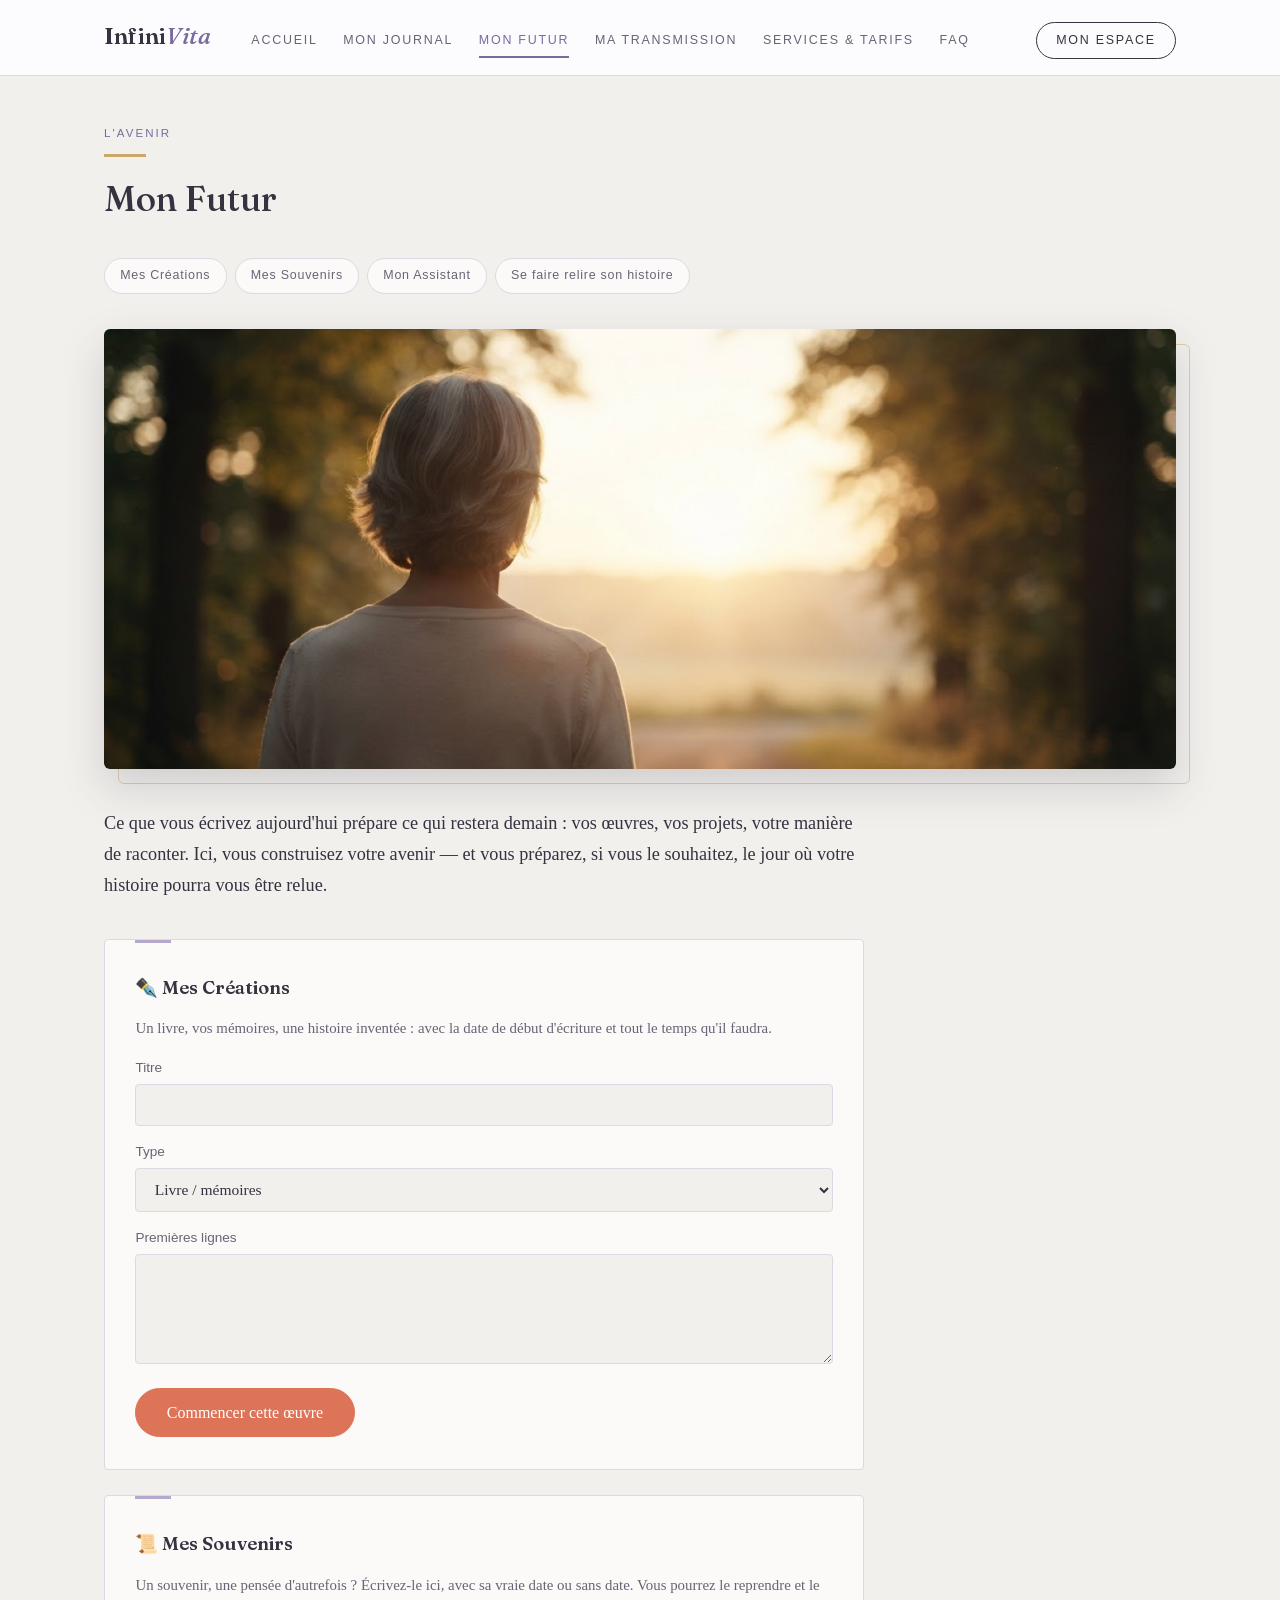
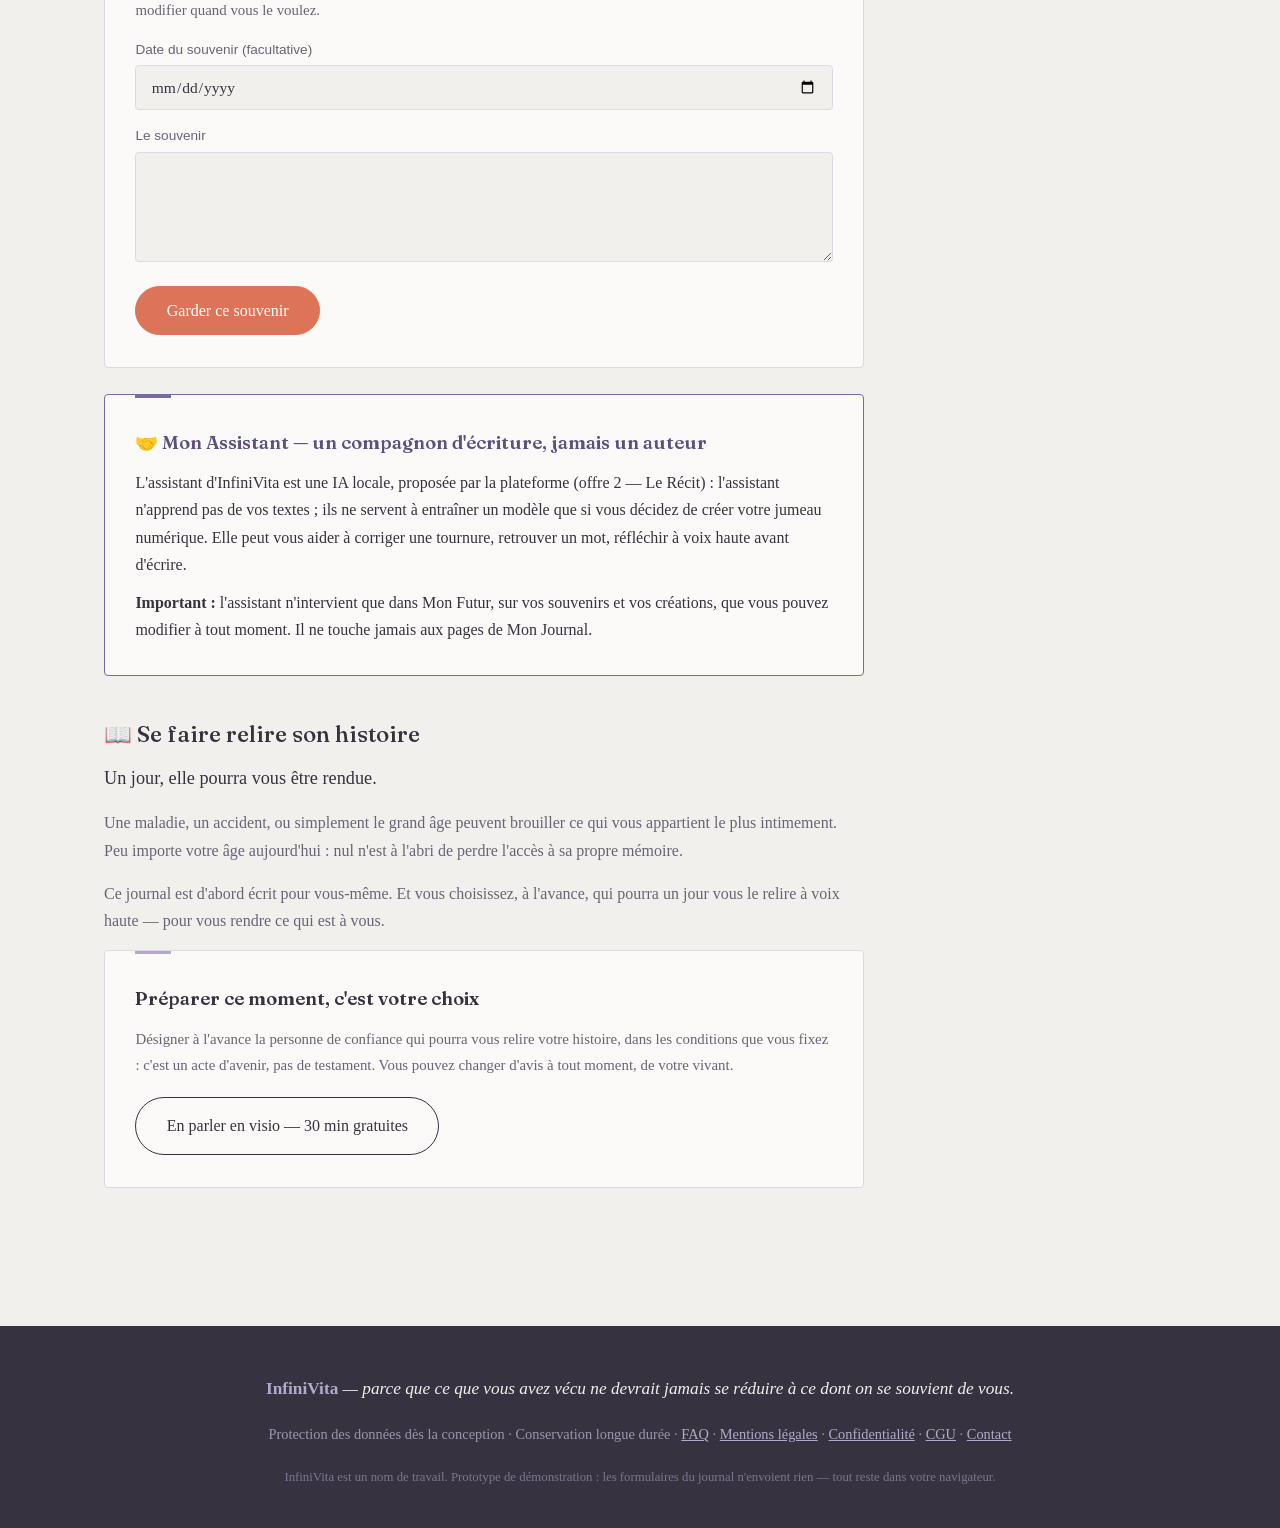
<file: futur.html>
<!DOCTYPE html>
<html lang="fr">
<head>
<meta charset="UTF-8">
<meta name="viewport" content="width=device-width, initial-scale=1.0">
<meta name="robots" content="noindex, nofollow">
<title>Mon Futur — InfiniVita</title>
<link rel="stylesheet" href="styles.css?v=12">
</head>
<body>

<header>
  <div class="header-inner">
    <a class="logo" href="index.html">Infini<span>Vita</span></a>
    <nav>
      <a href="index.html">Accueil</a>
      <a href="journal.html">Mon Journal</a>
      <a href="futur.html" class="active">Mon Futur</a>
      <a href="transmission.html">Ma Transmission</a>
      <a href="tarifs.html">Services &amp; tarifs</a>
      <a href="faq.html">FAQ</a>
      <a href="espace.html" class="espace">Mon espace</a>
    </nav>
  </div>
</header>

<div class="wrap">
  <section class="block">
    <div class="page-kicker">L'avenir</div>
    <h2 class="section-title">Mon Futur</h2>
    <div class="subnav">
      <a href="#creations">Mes Créations</a><a href="#souvenirs">Mes Souvenirs</a><a href="#assistant">Mon Assistant</a><a href="#relire">Se faire relire son histoire</a>
    </div>

    <figure class="page-photo reveal">
      <img src="assets/photos/futur-aube.jpg" alt="Une femme de dos regarde le soleil se lever au bout d'un chemin bordé d'arbres.">
    </figure>

    <div class="narrow prose">
      <p class="lead">Ce que vous écrivez aujourd'hui prépare ce qui restera demain : vos œuvres, vos projets, votre manière de raconter. Ici, vous construisez votre avenir — et vous préparez, si vous le souhaitez, le jour où votre histoire pourra vous être relue.</p>
    </div>

    <div class="panel narrow" id="creations" style="margin-top:2.4rem;">
      <h3>✒️ Mes Créations</h3>
      <p class="note">Un livre, vos mémoires, une histoire inventée : avec la date de début d'écriture et tout le temps qu'il faudra.</p>
      <label>Titre</label><input type="text">
      <label>Type</label>
      <select><option>Livre / mémoires</option><option>Histoire inventée</option><option>Recueil (recettes, lettres…)</option><option>Autre</option></select>
      <label>Premières lignes</label><textarea></textarea>
      <div style="margin-top:1rem;"><button class="btn" onclick="okMsg('crea-ok')">Commencer cette œuvre</button></div>
      <div class="ok-msg" id="crea-ok">✓ Œuvre commencée — la date de début est gardée, le reste vous appartient.</div>
    </div>

    <div class="panel narrow" id="souvenirs">
      <h3>📜 Mes Souvenirs</h3>
      <p class="note">Un souvenir, une pensée d'autrefois ? Écrivez-le ici, avec sa vraie date ou sans date. Vous pourrez le reprendre et le modifier quand vous le voulez.</p>
      <label>Date du souvenir (facultative)</label><input type="date">
      <label>Le souvenir</label><textarea></textarea>
      <div style="margin-top:1rem;"><button class="btn" onclick="okMsg('souv-ok')">Garder ce souvenir</button></div>
      <div class="ok-msg" id="souv-ok">✓ Souvenir gardé — modifiable à tout moment (démonstration : rien n'est enregistré).</div>
    </div>

    <div class="guard narrow" id="assistant">
      <h3>🤝 Mon Assistant — un compagnon d'écriture, jamais un auteur</h3>
      <p class="note">L'assistant d'InfiniVita est une IA locale, proposée par la plateforme (offre 2 — Le Récit) : l'assistant n'apprend pas de vos textes ; ils ne servent à entraîner un modèle que si vous décidez de créer votre jumeau numérique. Elle peut vous aider à corriger une tournure, retrouver un mot, réfléchir à voix haute avant d'écrire.</p>
      <p class="note" style="margin-top:0.7rem;"><strong style="color:var(--ink)">Important :</strong> l'assistant n'intervient que dans Mon Futur, sur vos souvenirs et vos créations, que vous pouvez modifier à tout moment. Il ne touche jamais aux pages de Mon Journal.</p>
    </div>

    <div class="narrow prose" id="relire" style="margin-top:2.4rem;">
      <h3 style="margin-bottom:0.6rem;">📖 Se faire relire son histoire</h3>
      <p class="lead">Un jour, elle pourra vous être rendue.</p>
      <p>Une maladie, un accident, ou simplement le grand âge peuvent brouiller ce qui vous appartient le plus intimement. Peu importe votre âge aujourd'hui : nul n'est à l'abri de perdre l'accès à sa propre mémoire.</p>
      <p>Ce journal est d'abord écrit pour vous-même. Et vous choisissez, à l'avance, qui pourra un jour vous le relire à voix haute — pour vous rendre ce qui est à vous.</p>
    </div>

    <div class="panel narrow">
      <h3>Préparer ce moment, c'est votre choix</h3>
      <p class="note">Désigner à l'avance la personne de confiance qui pourra vous relire votre histoire, dans les conditions que vous fixez : c'est un acte d'avenir, pas de testament. Vous pouvez changer d'avis à tout moment, de votre vivant.</p>
      <div style="margin-top:1.2rem;"><a class="btn ghost" href="https://calendly.com/larisa-kr-interargus/30min" target="_blank" rel="noopener">En parler en visio — 30 min gratuites</a></div>
    </div>
  </section>
</div>

<footer>
  <div class="sig"><strong>InfiniVita</strong> — parce que ce que vous avez vécu ne devrait jamais se réduire à ce dont on se souvient de vous.</div>
  <div>Protection des données dès la conception · Conservation longue durée · <a href="faq.html">FAQ</a> · <a href="legal.html#mentions">Mentions légales</a> · <a href="legal.html#confidentialite">Confidentialité</a> · <a href="legal.html#cgu">CGU</a> · <a href="#" data-mail-subject="Contact — InfiniVita">Contact</a></div>
  <div class="worknote">InfiniVita est un nom de travail. Prototype de démonstration : les formulaires du journal n'envoient rien — tout reste dans votre navigateur.</div>
</footer>

<script src="app.js?v=12"></script>
</body>
</html>
</file>
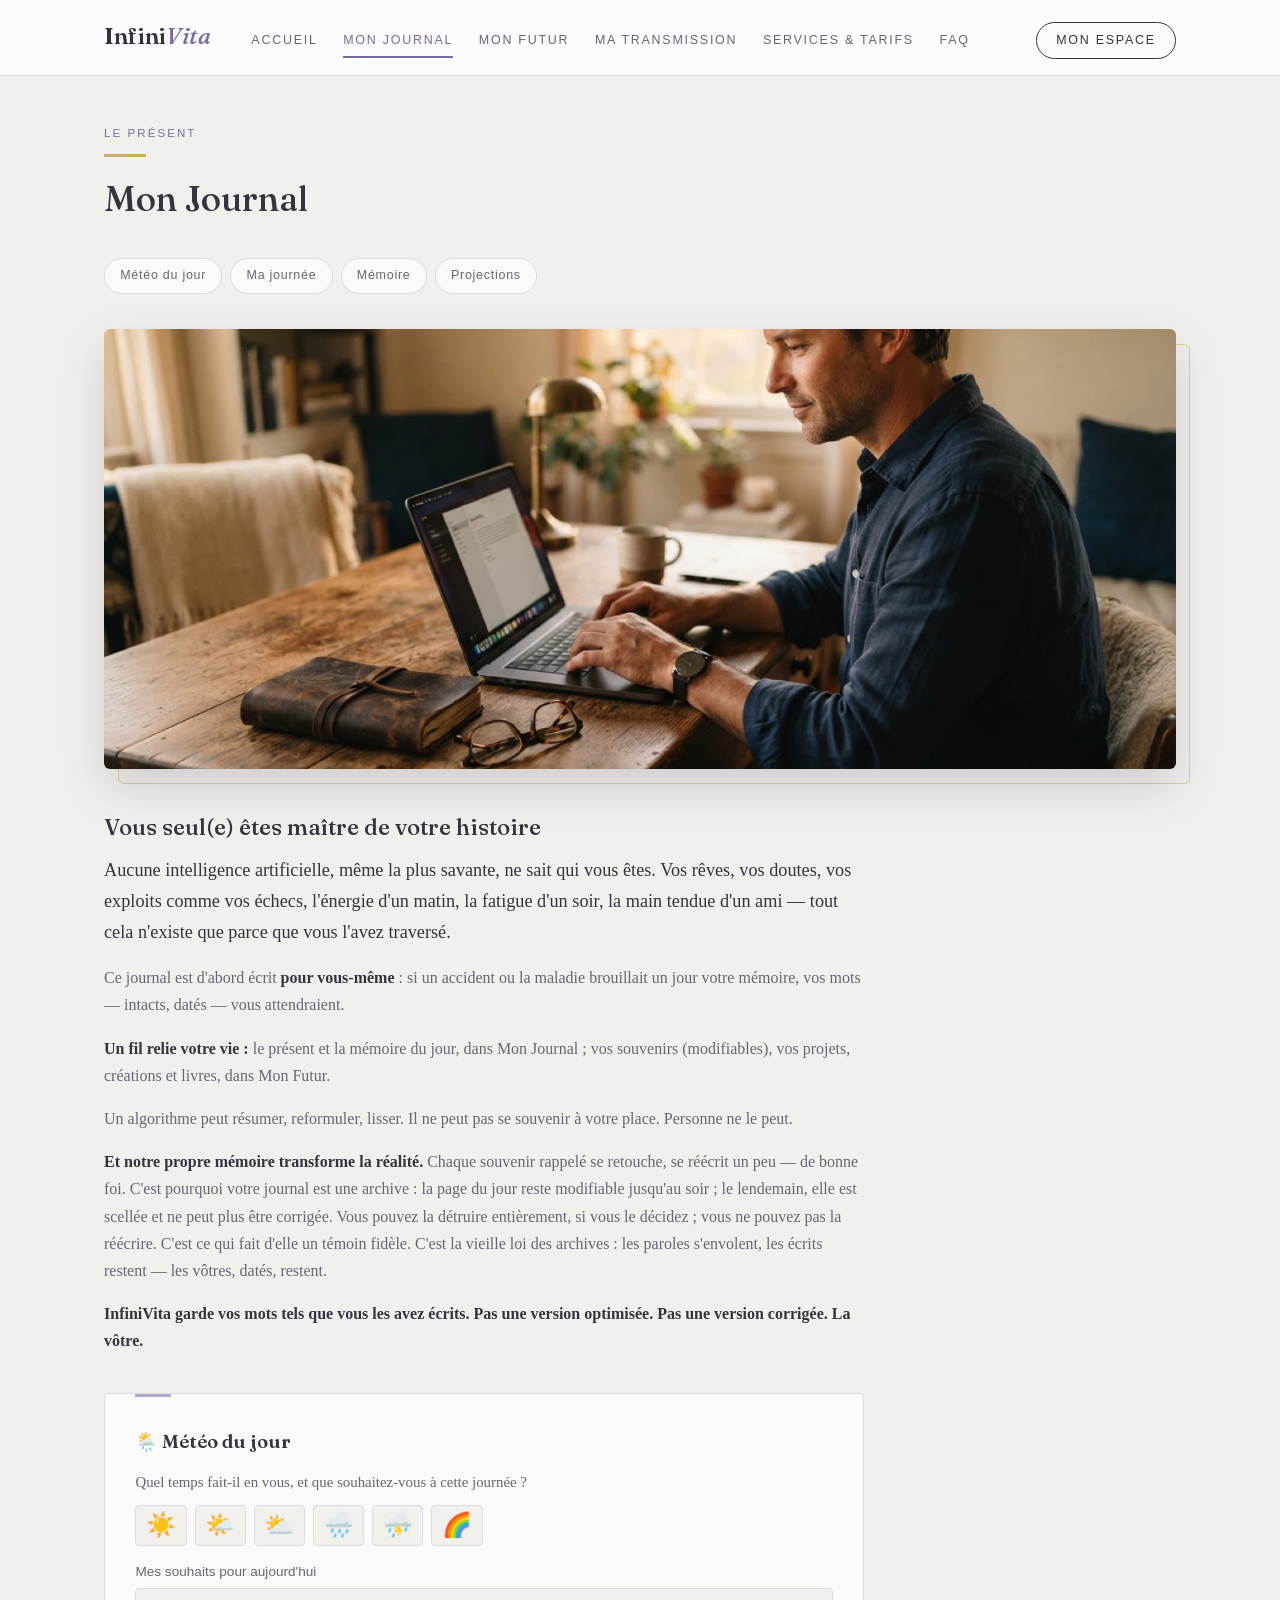
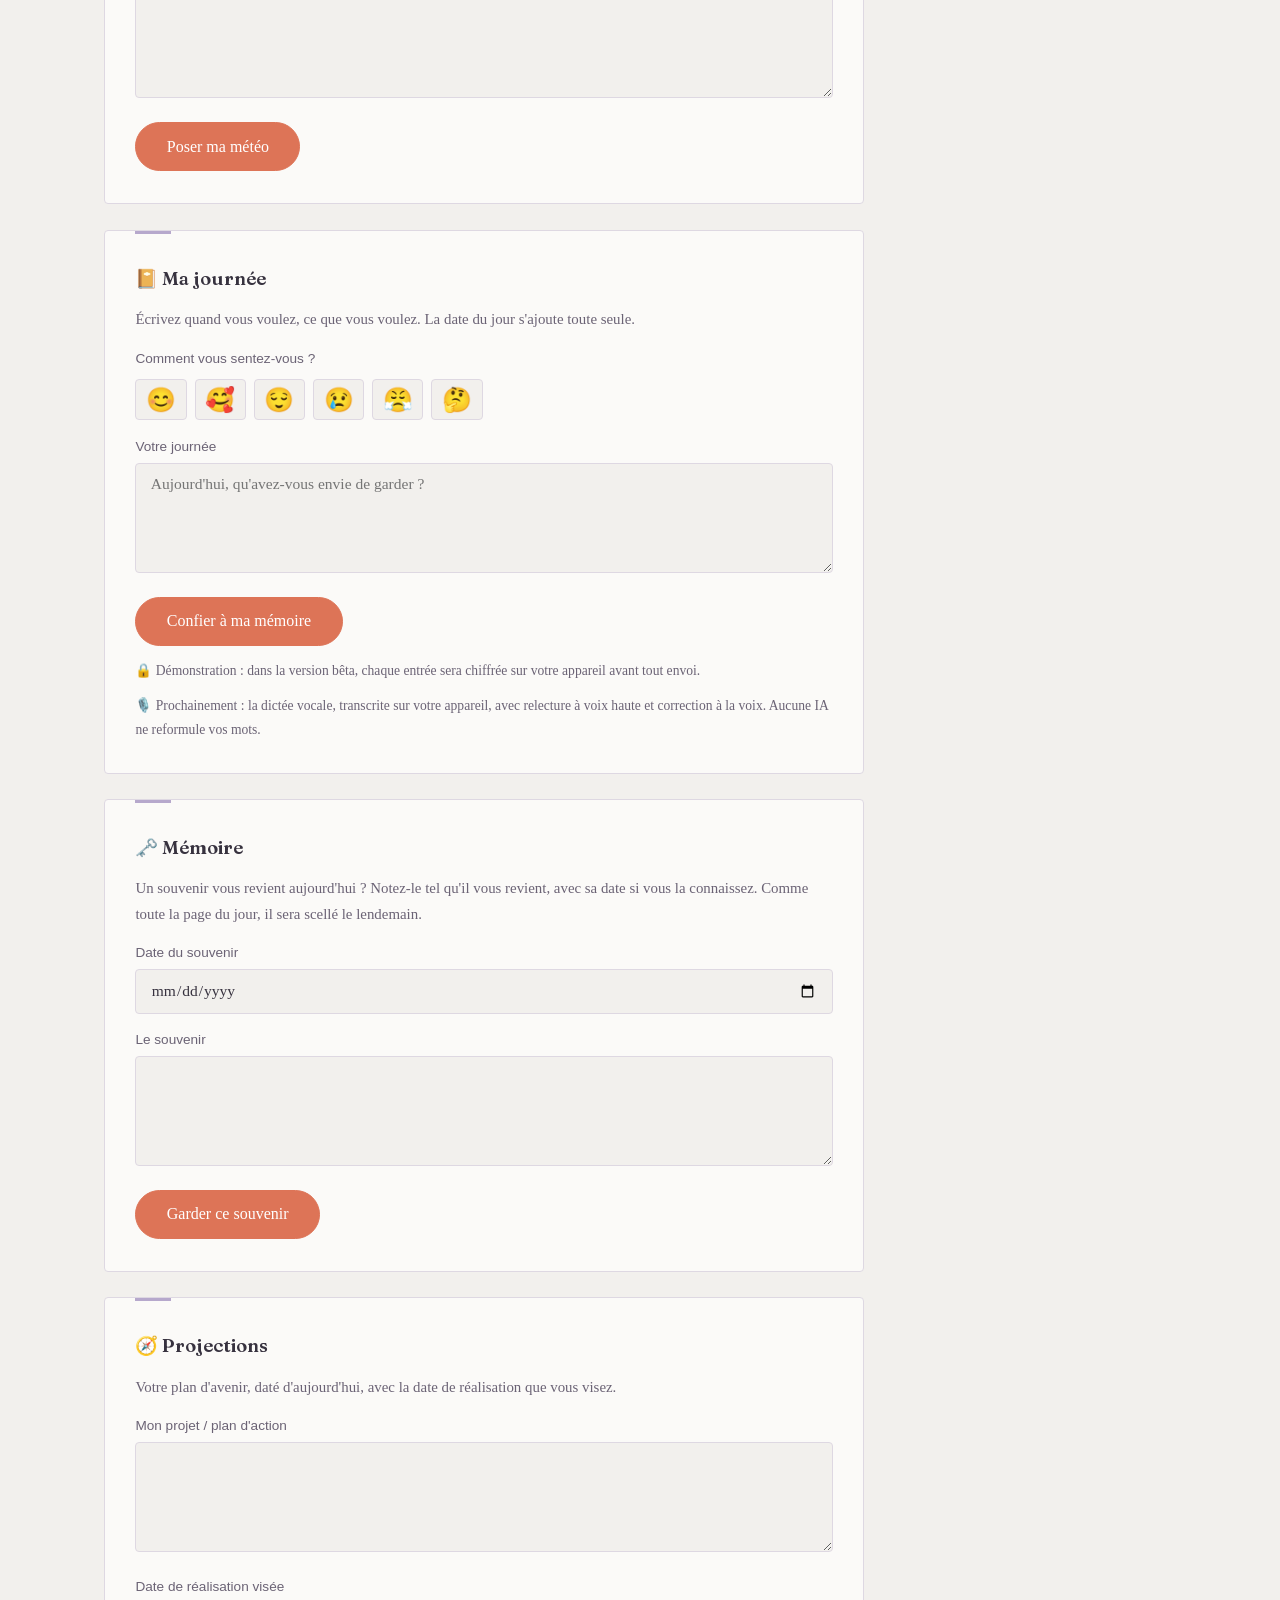
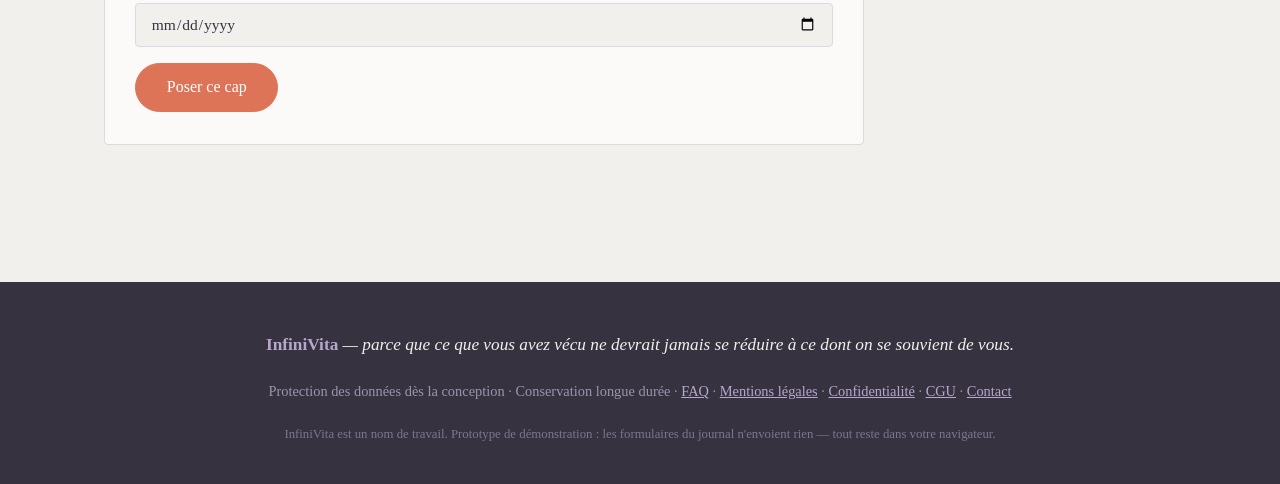
<file: journal.html>
<!DOCTYPE html>
<html lang="fr">
<head>
<meta charset="UTF-8">
<meta name="viewport" content="width=device-width, initial-scale=1.0">
<meta name="robots" content="noindex, nofollow">
<title>Mon Journal — InfiniVita</title>
<link rel="stylesheet" href="styles.css?v=12">
</head>
<body>

<header>
  <div class="header-inner">
    <a class="logo" href="index.html">Infini<span>Vita</span></a>
    <nav>
      <a href="index.html">Accueil</a>
      <a href="journal.html" class="active">Mon Journal</a>
      <a href="futur.html">Mon Futur</a>
      <a href="transmission.html">Ma Transmission</a>
      <a href="tarifs.html">Services &amp; tarifs</a>
      <a href="faq.html">FAQ</a>
      <a href="espace.html" class="espace">Mon espace</a>
    </nav>
  </div>
</header>

<div class="wrap">
  <section class="block">
    <div class="page-kicker">Le présent</div>
    <h2 class="section-title">Mon Journal</h2>
    <div class="subnav">
      <a href="#meteo">Météo du jour</a><a href="#journee">Ma journée</a><a href="#memoire">Mémoire</a><a href="#projections">Projections</a>
    </div>

    <figure class="page-photo reveal">
      <img src="assets/photos/journal-ecrire.jpg" alt="Un homme écrit à une table en bois patinée, un carnet de cuir et ses lunettes posés près de lui, dans la lumière dorée du soir.">
    </figure>

    <div class="narrow prose">
      <h3 style="margin-bottom:0.6rem;">Vous seul(e) êtes maître de votre histoire</h3>
      <p class="lead">Aucune intelligence artificielle, même la plus savante, ne sait qui vous êtes. Vos rêves, vos doutes, vos exploits comme vos échecs, l'énergie d'un matin, la fatigue d'un soir, la main tendue d'un ami — tout cela n'existe que parce que vous l'avez traversé.</p>
      <p>Ce journal est d'abord écrit <strong>pour vous-même</strong> : si un accident ou la maladie brouillait un jour votre mémoire, vos mots — intacts, datés — vous attendraient.</p>
      <p><strong>Un fil relie votre vie :</strong> le présent et la mémoire du jour, dans Mon Journal ; vos souvenirs (modifiables), vos projets, créations et livres, dans Mon Futur.</p>
      <p>Un algorithme peut résumer, reformuler, lisser. Il ne peut pas se souvenir à votre place. Personne ne le peut.</p>
      <p><strong>Et notre propre mémoire transforme la réalité.</strong> Chaque souvenir rappelé se retouche, se réécrit un peu — de bonne foi. C'est pourquoi votre journal est une archive : la page du jour reste modifiable jusqu'au soir ; le lendemain, elle est scellée et ne peut plus être corrigée. Vous pouvez la détruire entièrement, si vous le décidez ; vous ne pouvez pas la réécrire. C'est ce qui fait d'elle un témoin fidèle. C'est la vieille loi des archives : les paroles s'envolent, les écrits restent — les vôtres, datés, restent.</p>
      <p><strong>InfiniVita garde vos mots tels que vous les avez écrits. Pas une version optimisée. Pas une version corrigée. La vôtre.</strong></p>
    </div>

    <div class="panel narrow" id="meteo" style="margin-top:2.4rem;">
      <h3>🌦️ Météo du jour</h3>
      <p class="note">Quel temps fait-il en vous, et que souhaitez-vous à cette journée ?</p>
      <div class="emoji-row" id="meteo-row">
        <button onclick="pick(this)">☀️</button><button onclick="pick(this)">🌤️</button>
        <button onclick="pick(this)">⛅</button><button onclick="pick(this)">🌧️</button>
        <button onclick="pick(this)">⛈️</button><button onclick="pick(this)">🌈</button>
      </div>
      <label>Mes souhaits pour aujourd'hui</label>
      <textarea id="meteo-txt"></textarea>
      <div style="margin-top:1rem;"><button class="btn" onclick="okMsg('meteo-ok')">Poser ma météo</button></div>
      <div class="ok-msg" id="meteo-ok">✓ Météo posée, datée du jour (démonstration : rien n'est enregistré).</div>
    </div>

    <div class="panel narrow" id="journee">
      <h3>📔 Ma journée</h3>
      <p class="note">Écrivez quand vous voulez, ce que vous voulez. La date du jour s'ajoute toute seule.</p>
      <label>Comment vous sentez-vous ?</label>
      <div class="emoji-row">
        <button onclick="pick(this)">😊</button><button onclick="pick(this)">🥰</button>
        <button onclick="pick(this)">😌</button><button onclick="pick(this)">😢</button>
        <button onclick="pick(this)">😤</button><button onclick="pick(this)">🤔</button>
      </div>
      <label>Votre journée</label>
      <textarea placeholder="Aujourd'hui, qu'avez-vous envie de garder ?"></textarea>
      <div style="margin-top:1rem;"><button class="btn" onclick="okMsg('jour-ok')">Confier à ma mémoire</button></div>
      <div class="ok-msg" id="jour-ok">✓ Confié. Modifiable jusqu'au soir ; scellée le lendemain, cette entrée ne pourra plus être réécrite — seulement supprimée entièrement, si vous le choisissez.</div>
      <p class="hint">🔒 Démonstration : dans la version bêta, chaque entrée sera chiffrée sur votre appareil avant tout envoi.</p>
      <p class="hint">🎙️ Prochainement : la dictée vocale, transcrite sur votre appareil, avec relecture à voix haute et correction à la voix. Aucune IA ne reformule vos mots.</p>
    </div>

    <div class="panel narrow" id="memoire">
      <h3>🗝️ Mémoire</h3>
      <p class="note">Un souvenir vous revient aujourd'hui ? Notez-le tel qu'il vous revient, avec sa date si vous la connaissez. Comme toute la page du jour, il sera scellé le lendemain.</p>
      <label>Date du souvenir</label><input type="date">
      <label>Le souvenir</label><textarea></textarea>
      <div style="margin-top:1rem;"><button class="btn" onclick="okMsg('mem-ok')">Garder ce souvenir</button></div>
      <div class="ok-msg" id="mem-ok">✓ Souvenir gardé à sa vraie date.</div>
    </div>

    <div class="panel narrow" id="projections">
      <h3>🧭 Projections</h3>
      <p class="note">Votre plan d'avenir, daté d'aujourd'hui, avec la date de réalisation que vous visez.</p>
      <label>Mon projet / plan d'action</label><textarea></textarea>
      <label>Date de réalisation visée</label><input type="date">
      <div style="margin-top:1rem;"><button class="btn" onclick="okMsg('proj-ok')">Poser ce cap</button></div>
      <div class="ok-msg" id="proj-ok">✓ Cap posé.</div>
    </div>
  </section>
</div>

<footer>
  <div class="sig"><strong>InfiniVita</strong> — parce que ce que vous avez vécu ne devrait jamais se réduire à ce dont on se souvient de vous.</div>
  <div>Protection des données dès la conception · Conservation longue durée · <a href="faq.html">FAQ</a> · <a href="legal.html#mentions">Mentions légales</a> · <a href="legal.html#confidentialite">Confidentialité</a> · <a href="legal.html#cgu">CGU</a> · <a href="#" data-mail-subject="Contact — InfiniVita">Contact</a></div>
  <div class="worknote">InfiniVita est un nom de travail. Prototype de démonstration : les formulaires du journal n'envoient rien — tout reste dans votre navigateur.</div>
</footer>

<script src="app.js?v=12"></script>
</body>
</html>
</file>
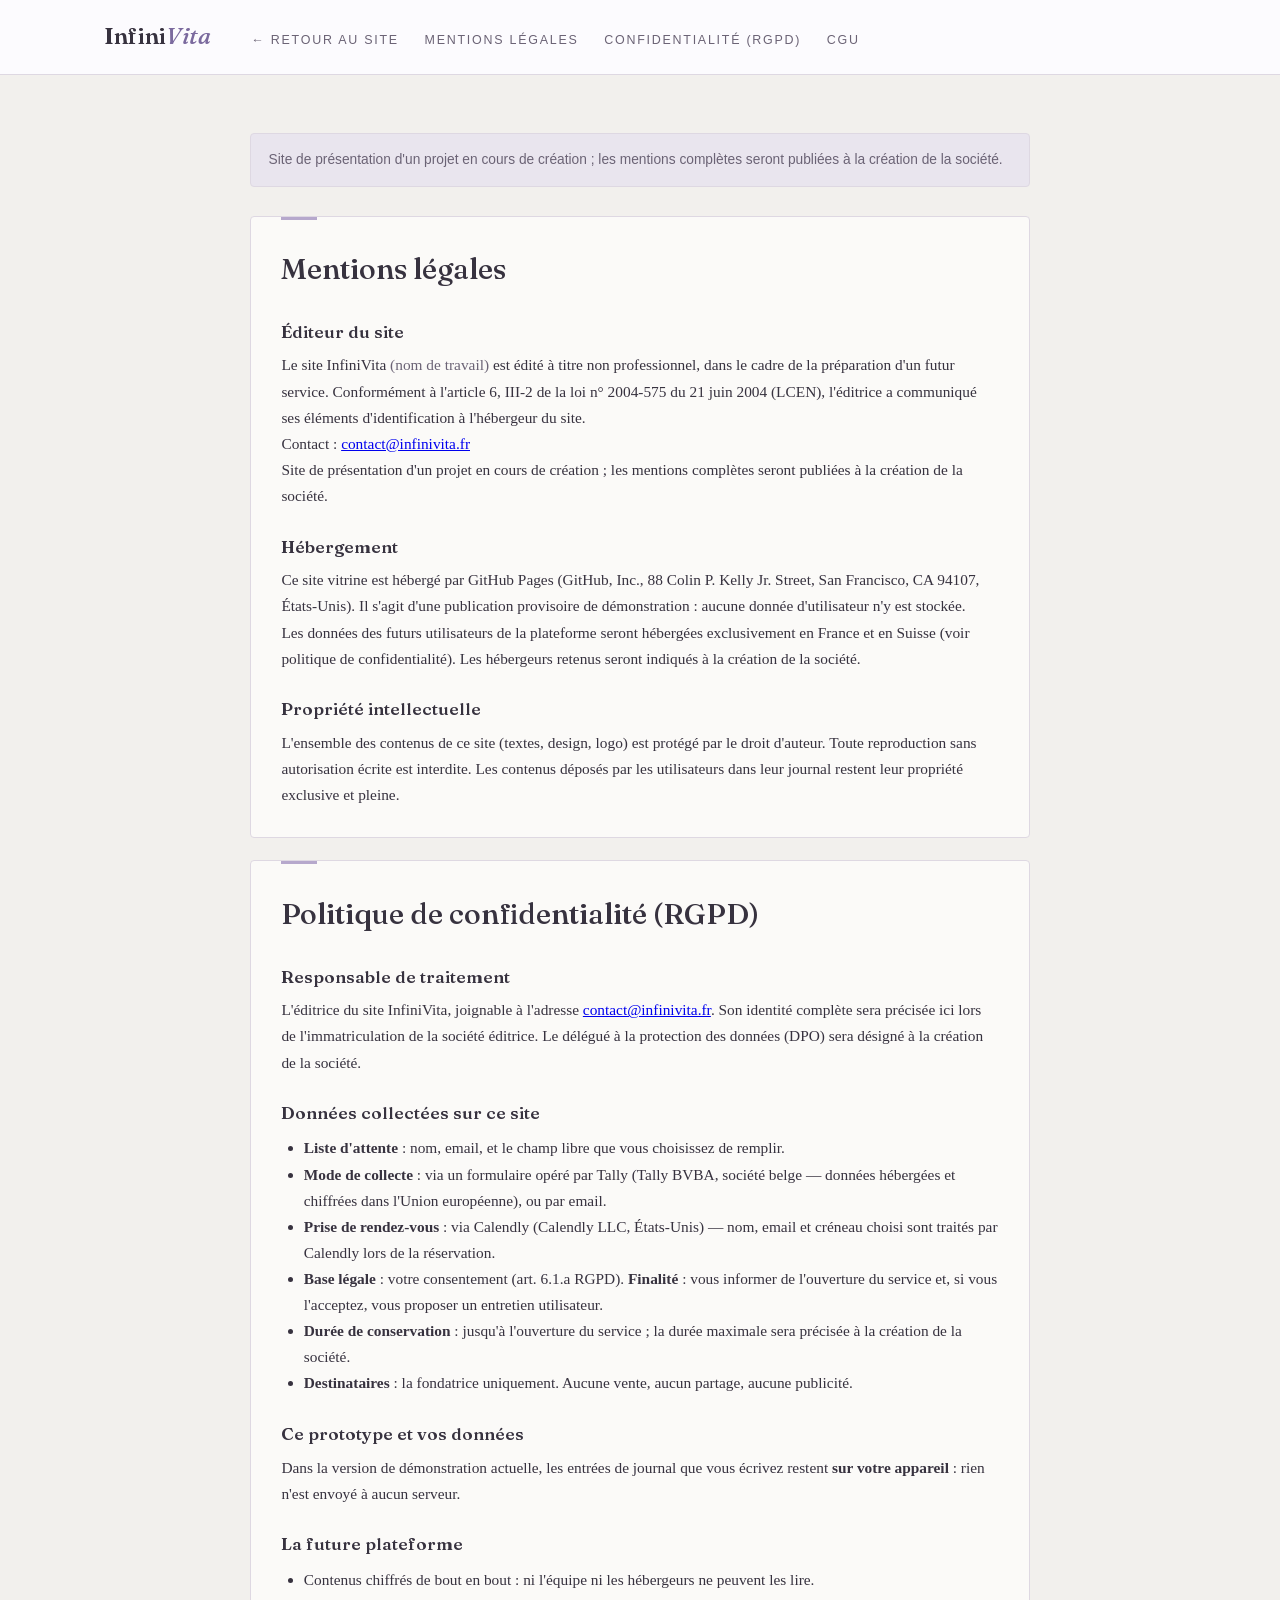
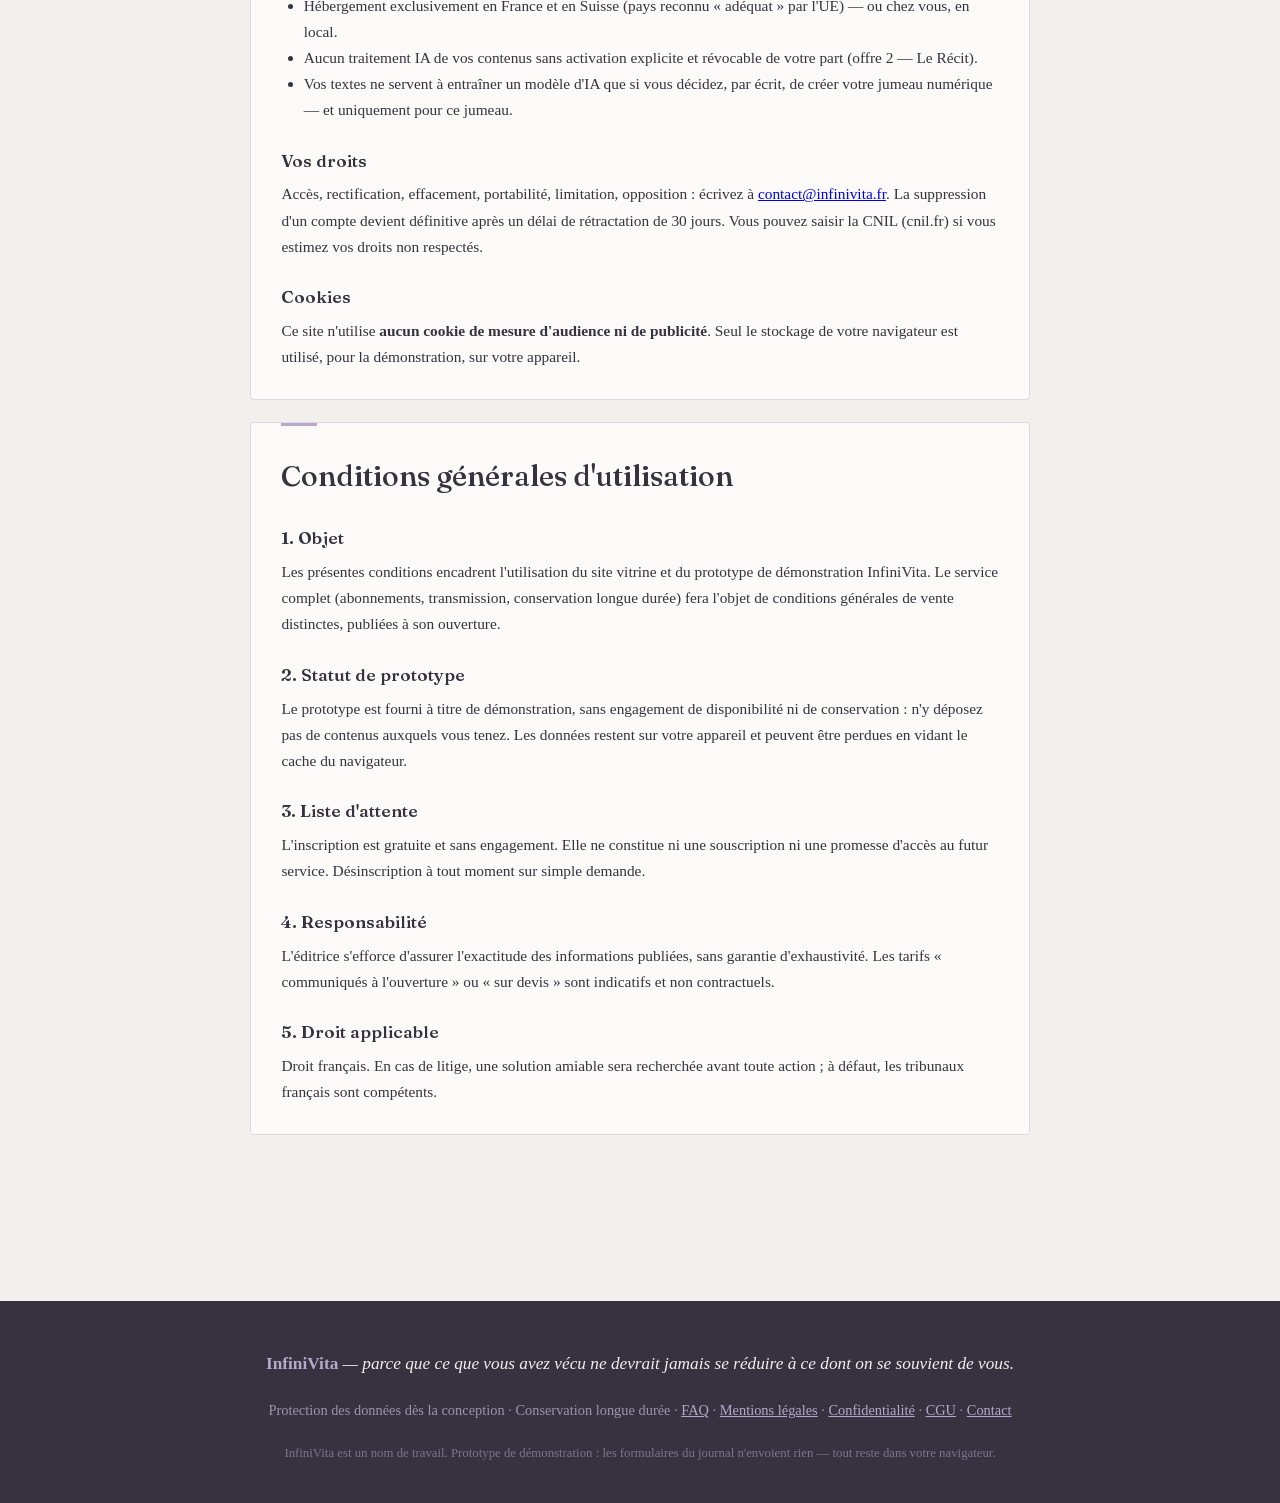
<file: legal.html>
<!DOCTYPE html>
<html lang="fr">
<head>
<meta charset="UTF-8">
<meta name="viewport" content="width=device-width, initial-scale=1.0">
<!-- Publication provisoire : retirer noindex à la mise en ligne officielle (après INPI + juriste) -->
<meta name="robots" content="noindex, nofollow">
<title>InfiniVita — Mentions légales, confidentialité &amp; CGU</title>
<link rel="stylesheet" href="styles.css?v=12">
<style>
  main { max-width: 820px; margin: 0 auto; padding: 2.4rem 1.25rem 5rem; }
  main h1 { font-weight: 500; font-size: 1.8rem; margin: 2.2rem 0 0.6rem; }
  main h1:first-child { margin-top: 0; }
  main h2 { font-weight: 600; font-size: 1.08rem; margin: 1.4rem 0 0.4rem; }
  main p, main li { font-size: 0.96rem; }
  main ul { padding-left: 1.4rem; margin: 0.5rem 0; }
  .todo {
    font-family: -apple-system, 'Segoe UI', sans-serif;
    background: #fdf3e3; border: 1px solid #ecd9b4; border-radius: 4px;
    padding: 1px 8px; font-size: 0.8rem; color: #9a6b1f;
  }
  .warn {
    font-family: -apple-system, 'Segoe UI', sans-serif; font-size: 0.86rem;
    background: var(--brume-2); border: 1px solid var(--line); border-radius: 4px;
    padding: 0.9rem 1.1rem; color: var(--ink-soft); margin: 1.2rem 0 1.8rem;
  }
  .warn strong { color: var(--amethyste-deep); }
  main section {
    position: relative; background: var(--white); border: 1px solid var(--line);
    border-radius: 4px; padding: 1.8rem 1.9rem; margin-bottom: 1.4rem;
  }
  main section::before {
    content: ''; position: absolute; top: 0; left: 1.9rem; width: 2.2rem; height: 3px;
    background: var(--amethyste-soft);
  }
</style>
</head>
<body>

<header>
  <div class="header-inner">
    <a class="logo" href="index.html">Infini<span>Vita</span></a>
    <nav>
      <a href="index.html">← Retour au site</a>
      <a href="#mentions">Mentions légales</a>
      <a href="#confidentialite">Confidentialité (RGPD)</a>
      <a href="#cgu">CGU</a>
    </nav>
  </div>
</header>

<main>

<div class="warn">Site de présentation d'un projet en cours de création ; les mentions complètes seront publiées à la création de la société.</div>

<section id="mentions">
  <h1>Mentions légales</h1>

  <h2>Éditeur du site</h2>
  <p>Le site InfiniVita <span style="color:var(--ink-soft)">(nom de travail)</span> est édité à titre non professionnel, dans le cadre de la préparation d'un futur service. Conformément à l'article 6, III-2 de la loi n° 2004-575 du 21 juin 2004 (LCEN), l'éditrice a communiqué ses éléments d'identification à l'hébergeur du site.</p>
  <p>Contact : <span class="mail-txt"></span><noscript>contact (arobase) infinivita.fr</noscript></p>
  <p>Site de présentation d'un projet en cours de création ; les mentions complètes seront publiées à la création de la société.</p>

  <h2>Hébergement</h2>
  <p>Ce site vitrine est hébergé par GitHub Pages (GitHub, Inc., 88 Colin P. Kelly Jr. Street, San Francisco, CA 94107, États-Unis). Il s'agit d'une publication provisoire de démonstration : aucune donnée d'utilisateur n'y est stockée.</p>
  <p>Les données des futurs utilisateurs de la plateforme seront hébergées exclusivement en France et en Suisse (voir politique de confidentialité). Les hébergeurs retenus seront indiqués à la création de la société.</p>

  <h2>Propriété intellectuelle</h2>
  <p>L'ensemble des contenus de ce site (textes, design, logo) est protégé par le droit d'auteur. Toute reproduction sans autorisation écrite est interdite. Les contenus déposés par les utilisateurs dans leur journal restent leur propriété exclusive et pleine.</p>
</section>

<section id="confidentialite">
  <h1>Politique de confidentialité (RGPD)</h1>

  <h2>Responsable de traitement</h2>
  <p>L'éditrice du site InfiniVita, joignable à l'adresse <span class="mail-txt"></span><noscript>contact (arobase) infinivita.fr</noscript>. Son identité complète sera précisée ici lors de l'immatriculation de la société éditrice. Le délégué à la protection des données (DPO) sera désigné à la création de la société.</p>

  <h2>Données collectées sur ce site</h2>
  <ul>
    <li><strong>Liste d'attente</strong> : nom, email, et le champ libre que vous choisissez de remplir.</li>
    <li><strong>Mode de collecte</strong> : via un formulaire opéré par Tally (Tally BVBA, société belge — données hébergées et chiffrées dans l'Union européenne), ou par email.</li>
    <li><strong>Prise de rendez-vous</strong> : via Calendly (Calendly LLC, États-Unis) — nom, email et créneau choisi sont traités par Calendly lors de la réservation.</li>
    <li><strong>Base légale</strong> : votre consentement (art. 6.1.a RGPD). <strong>Finalité</strong> : vous informer de l'ouverture du service et, si vous l'acceptez, vous proposer un entretien utilisateur.</li>
    <li><strong>Durée de conservation</strong> : jusqu'à l'ouverture du service ; la durée maximale sera précisée à la création de la société.</li>
    <li><strong>Destinataires</strong> : la fondatrice uniquement. Aucune vente, aucun partage, aucune publicité.</li>
  </ul>

  <h2>Ce prototype et vos données</h2>
  <p>Dans la version de démonstration actuelle, les entrées de journal que vous écrivez restent <strong>sur votre appareil</strong> : rien n'est envoyé à aucun serveur.</p>

  <h2>La future plateforme</h2>
  <ul>
    <li>Contenus chiffrés de bout en bout : ni l'équipe ni les hébergeurs ne peuvent les lire.</li>
    <li>Hébergement exclusivement en France et en Suisse (pays reconnu « adéquat » par l'UE) — ou chez vous, en local.</li>
    <li>Aucun traitement IA de vos contenus sans activation explicite et révocable de votre part (offre 2 — Le Récit).</li>
    <li>Vos textes ne servent à entraîner un modèle d'IA que si vous décidez, par écrit, de créer votre jumeau numérique — et uniquement pour ce jumeau.</li>
  </ul>

  <h2>Vos droits</h2>
  <p>Accès, rectification, effacement, portabilité, limitation, opposition : écrivez à <span class="mail-txt"></span><noscript>contact (arobase) infinivita.fr</noscript>. La suppression d'un compte devient définitive après un délai de rétractation de 30 jours. Vous pouvez saisir la CNIL (cnil.fr) si vous estimez vos droits non respectés.</p>

  <h2>Cookies</h2>
  <p>Ce site n'utilise <strong>aucun cookie de mesure d'audience ni de publicité</strong>. Seul le stockage de votre navigateur est utilisé, pour la démonstration, sur votre appareil.</p>
</section>

<section id="cgu">
  <h1>Conditions générales d'utilisation</h1>

  <h2>1. Objet</h2>
  <p>Les présentes conditions encadrent l'utilisation du site vitrine et du prototype de démonstration InfiniVita. Le service complet (abonnements, transmission, conservation longue durée) fera l'objet de conditions générales de vente distinctes, publiées à son ouverture.</p>

  <h2>2. Statut de prototype</h2>
  <p>Le prototype est fourni à titre de démonstration, sans engagement de disponibilité ni de conservation : n'y déposez pas de contenus auxquels vous tenez. Les données restent sur votre appareil et peuvent être perdues en vidant le cache du navigateur.</p>

  <h2>3. Liste d'attente</h2>
  <p>L'inscription est gratuite et sans engagement. Elle ne constitue ni une souscription ni une promesse d'accès au futur service. Désinscription à tout moment sur simple demande.</p>

  <h2>4. Responsabilité</h2>
  <p>L'éditrice s'efforce d'assurer l'exactitude des informations publiées, sans garantie d'exhaustivité. Les tarifs « communiqués à l'ouverture » ou « sur devis » sont indicatifs et non contractuels.</p>

  <h2>5. Droit applicable</h2>
  <p>Droit français. En cas de litige, une solution amiable sera recherchée avant toute action ; à défaut, les tribunaux français sont compétents.</p>
</section>

</main>

<footer>
  <div class="sig"><strong>InfiniVita</strong> — parce que ce que vous avez vécu ne devrait jamais se réduire à ce dont on se souvient de vous.</div>
  <div>Protection des données dès la conception · Conservation longue durée · <a href="faq.html">FAQ</a> · <a href="legal.html#mentions">Mentions légales</a> · <a href="legal.html#confidentialite">Confidentialité</a> · <a href="legal.html#cgu">CGU</a> · <a href="#" data-mail-subject="Contact — InfiniVita">Contact</a></div>
  <div class="worknote">InfiniVita est un nom de travail. Prototype de démonstration : les formulaires du journal n'envoient rien — tout reste dans votre navigateur.</div>
</footer>

<script src="app.js?v=12"></script>
</body>
</html>
</file>
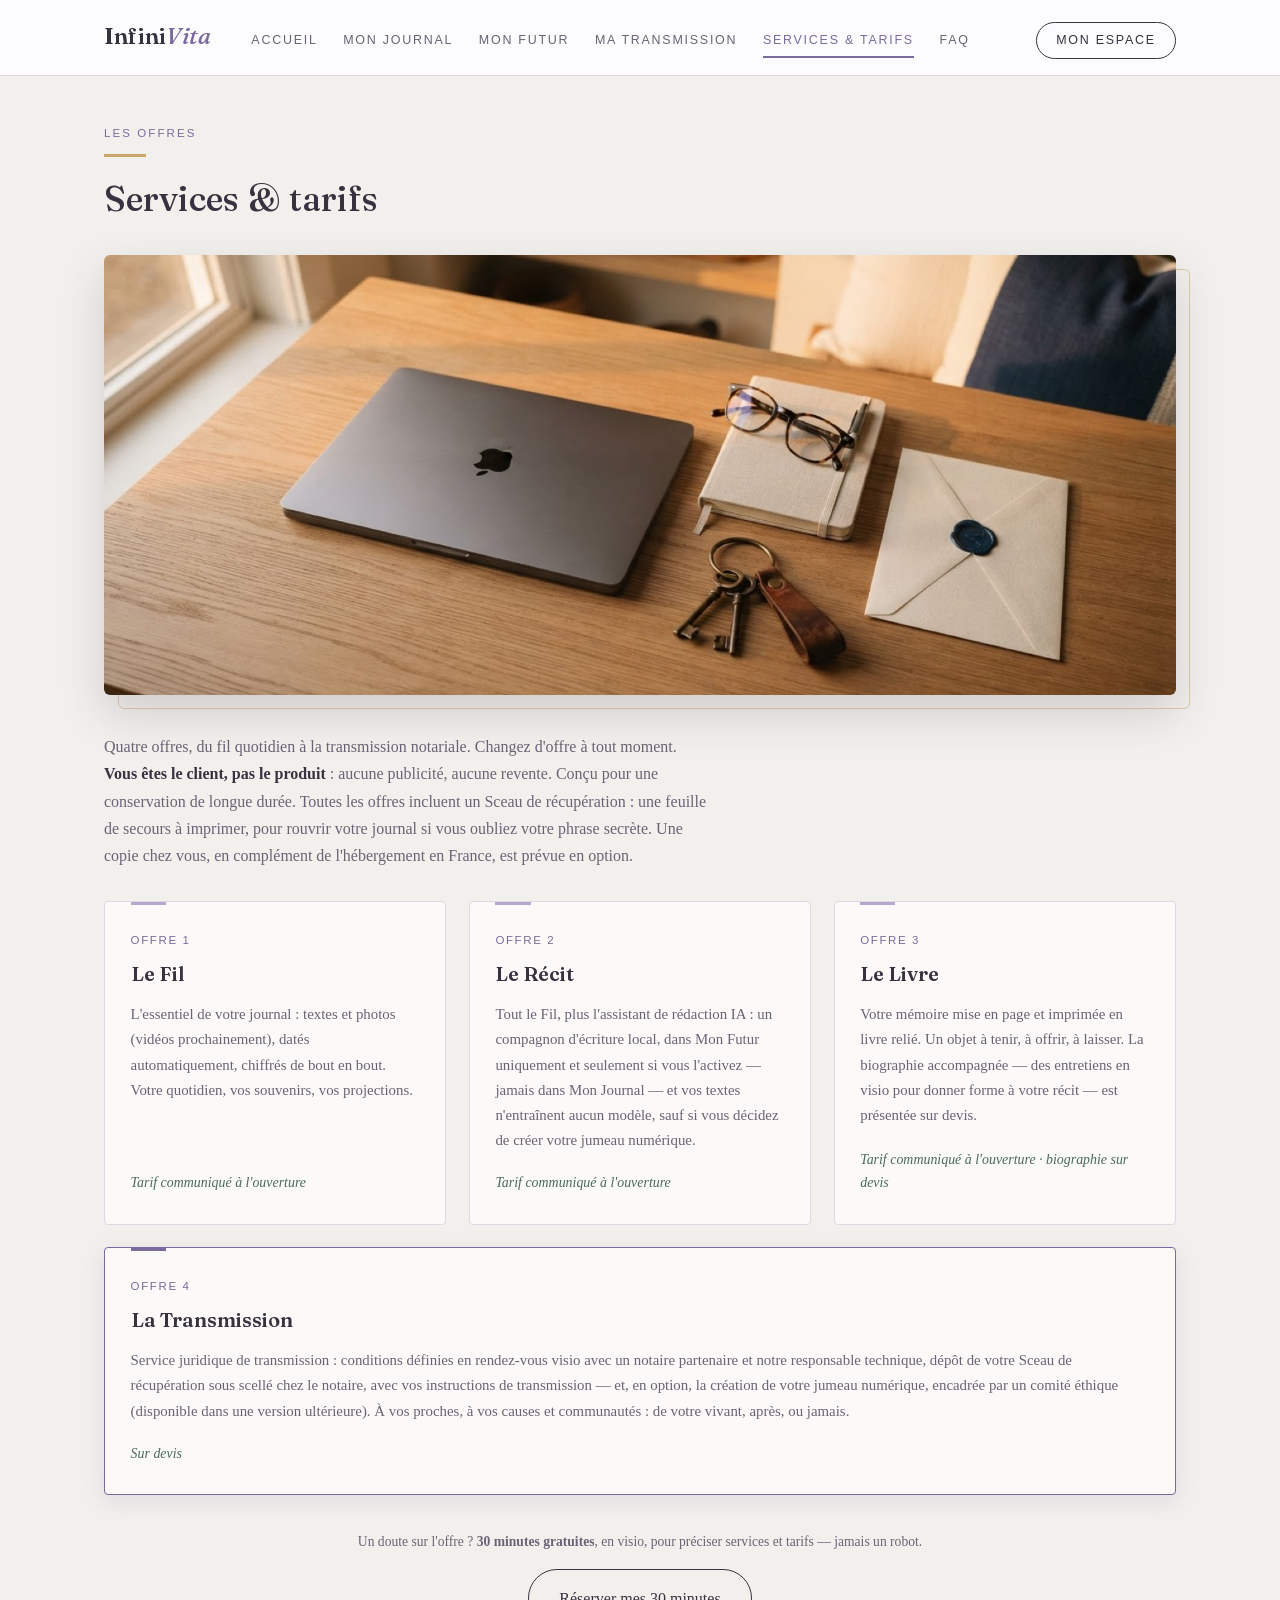
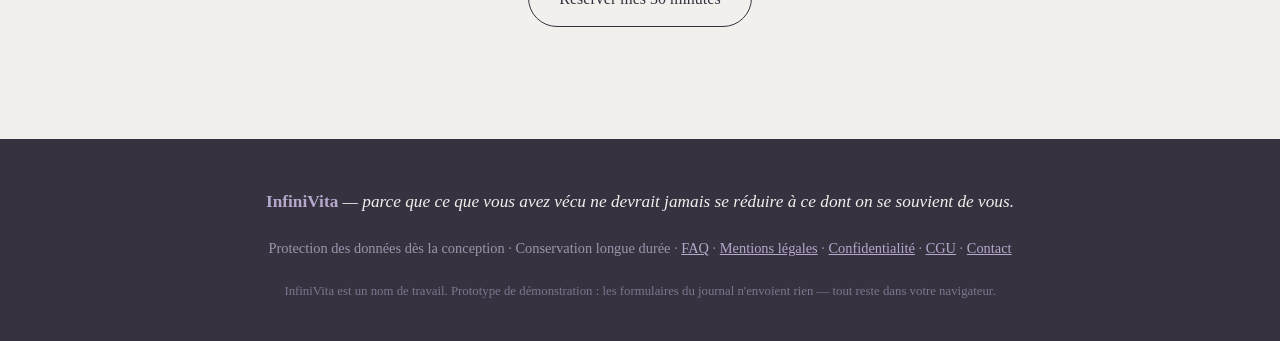
<file: tarifs.html>
<!DOCTYPE html>
<html lang="fr">
<head>
<meta charset="UTF-8">
<meta name="viewport" content="width=device-width, initial-scale=1.0">
<meta name="robots" content="noindex, nofollow">
<title>Services &amp; tarifs — InfiniVita</title>
<link rel="stylesheet" href="styles.css?v=12">
</head>
<body>

<header>
  <div class="header-inner">
    <a class="logo" href="index.html">Infini<span>Vita</span></a>
    <nav>
      <a href="index.html">Accueil</a>
      <a href="journal.html">Mon Journal</a>
      <a href="futur.html">Mon Futur</a>
      <a href="transmission.html">Ma Transmission</a>
      <a href="tarifs.html" class="active">Services &amp; tarifs</a>
      <a href="faq.html">FAQ</a>
      <a href="espace.html" class="espace">Mon espace</a>
    </nav>
  </div>
</header>

<div class="wrap">
  <section class="block">
    <div class="page-kicker">Les offres</div>
    <h2 class="section-title">Services &amp; tarifs</h2>

    <figure class="page-photo reveal" style="margin-top:1.6rem;">
      <img src="assets/photos/tarifs-objets.jpg" alt="Sur un bureau en bois clair : un ordinateur fermé, un carnet, des lunettes, un trousseau de clés anciennes et un pli cacheté de cire bleue.">
    </figure>
    <p style="color:var(--ink-soft);max-width:76ch;margin-top:0.8rem;">Quatre offres, du fil quotidien à la transmission notariale. Changez d'offre à tout moment. <strong style="color:var(--ink)">Vous êtes le client, pas le produit</strong> : aucune publicité, aucune revente. Conçu pour une conservation de longue durée. Toutes les offres incluent un Sceau de récupération : une feuille de secours à imprimer, pour rouvrir votre journal si vous oubliez votre phrase secrète. Une copie chez vous, en complément de l'hébergement en France, est prévue en option.</p>
    <div class="tarifs-grid">
      <div class="tarif"><div class="num">Offre 1</div><h4>Le Fil</h4><p>L'essentiel de votre journal : textes et photos (vidéos prochainement), datés automatiquement, chiffrés de bout en bout. Votre quotidien, vos souvenirs, vos projections.</p><div class="price">Tarif communiqué à l'ouverture</div></div>
      <div class="tarif"><div class="num">Offre 2</div><h4>Le Récit</h4><p>Tout le Fil, plus l'assistant de rédaction IA : un compagnon d'écriture local, dans Mon Futur uniquement et seulement si vous l'activez — jamais dans Mon Journal — et vos textes n'entraînent aucun modèle, sauf si vous décidez de créer votre jumeau numérique.</p><div class="price">Tarif communiqué à l'ouverture</div></div>
      <div class="tarif"><div class="num">Offre 3</div><h4>Le Livre</h4><p>Votre mémoire mise en page et imprimée en livre relié. Un objet à tenir, à offrir, à laisser. La biographie accompagnée — des entretiens en visio pour donner forme à votre récit — est présentée sur devis.</p><div class="price">Tarif communiqué à l'ouverture · biographie sur devis</div></div>
      <div class="tarif featured full"><div class="num">Offre 4</div><h4>La Transmission</h4><p>Service juridique de transmission : conditions définies en rendez-vous visio avec un notaire partenaire et notre responsable technique, dépôt de votre Sceau de récupération sous scellé chez le notaire, avec vos instructions de transmission — et, en option, la création de votre jumeau numérique, encadrée par un comité éthique (disponible dans une version ultérieure). À vos proches, à vos causes et communautés : de votre vivant, après, ou jamais.</p><div class="price">Sur devis</div></div>
    </div>
    <p class="hint" style="text-align:center;margin-top:2.2rem;">Un doute sur l'offre ? <strong>30 minutes gratuites</strong>, en visio, pour préciser services et tarifs — jamais un robot.
      <br><a class="btn ghost" style="margin-top:1rem;" href="https://calendly.com/larisa-kr-interargus/30min" target="_blank" rel="noopener">Réserver mes 30 minutes</a></p>
  </section>
</div>

<footer>
  <div class="sig"><strong>InfiniVita</strong> — parce que ce que vous avez vécu ne devrait jamais se réduire à ce dont on se souvient de vous.</div>
  <div>Protection des données dès la conception · Conservation longue durée · <a href="faq.html">FAQ</a> · <a href="legal.html#mentions">Mentions légales</a> · <a href="legal.html#confidentialite">Confidentialité</a> · <a href="legal.html#cgu">CGU</a> · <a href="#" data-mail-subject="Contact — InfiniVita">Contact</a></div>
  <div class="worknote">InfiniVita est un nom de travail. Prototype de démonstration : les formulaires du journal n'envoient rien — tout reste dans votre navigateur.</div>
</footer>

<script src="app.js?v=12"></script>
</body>
</html>
</file>
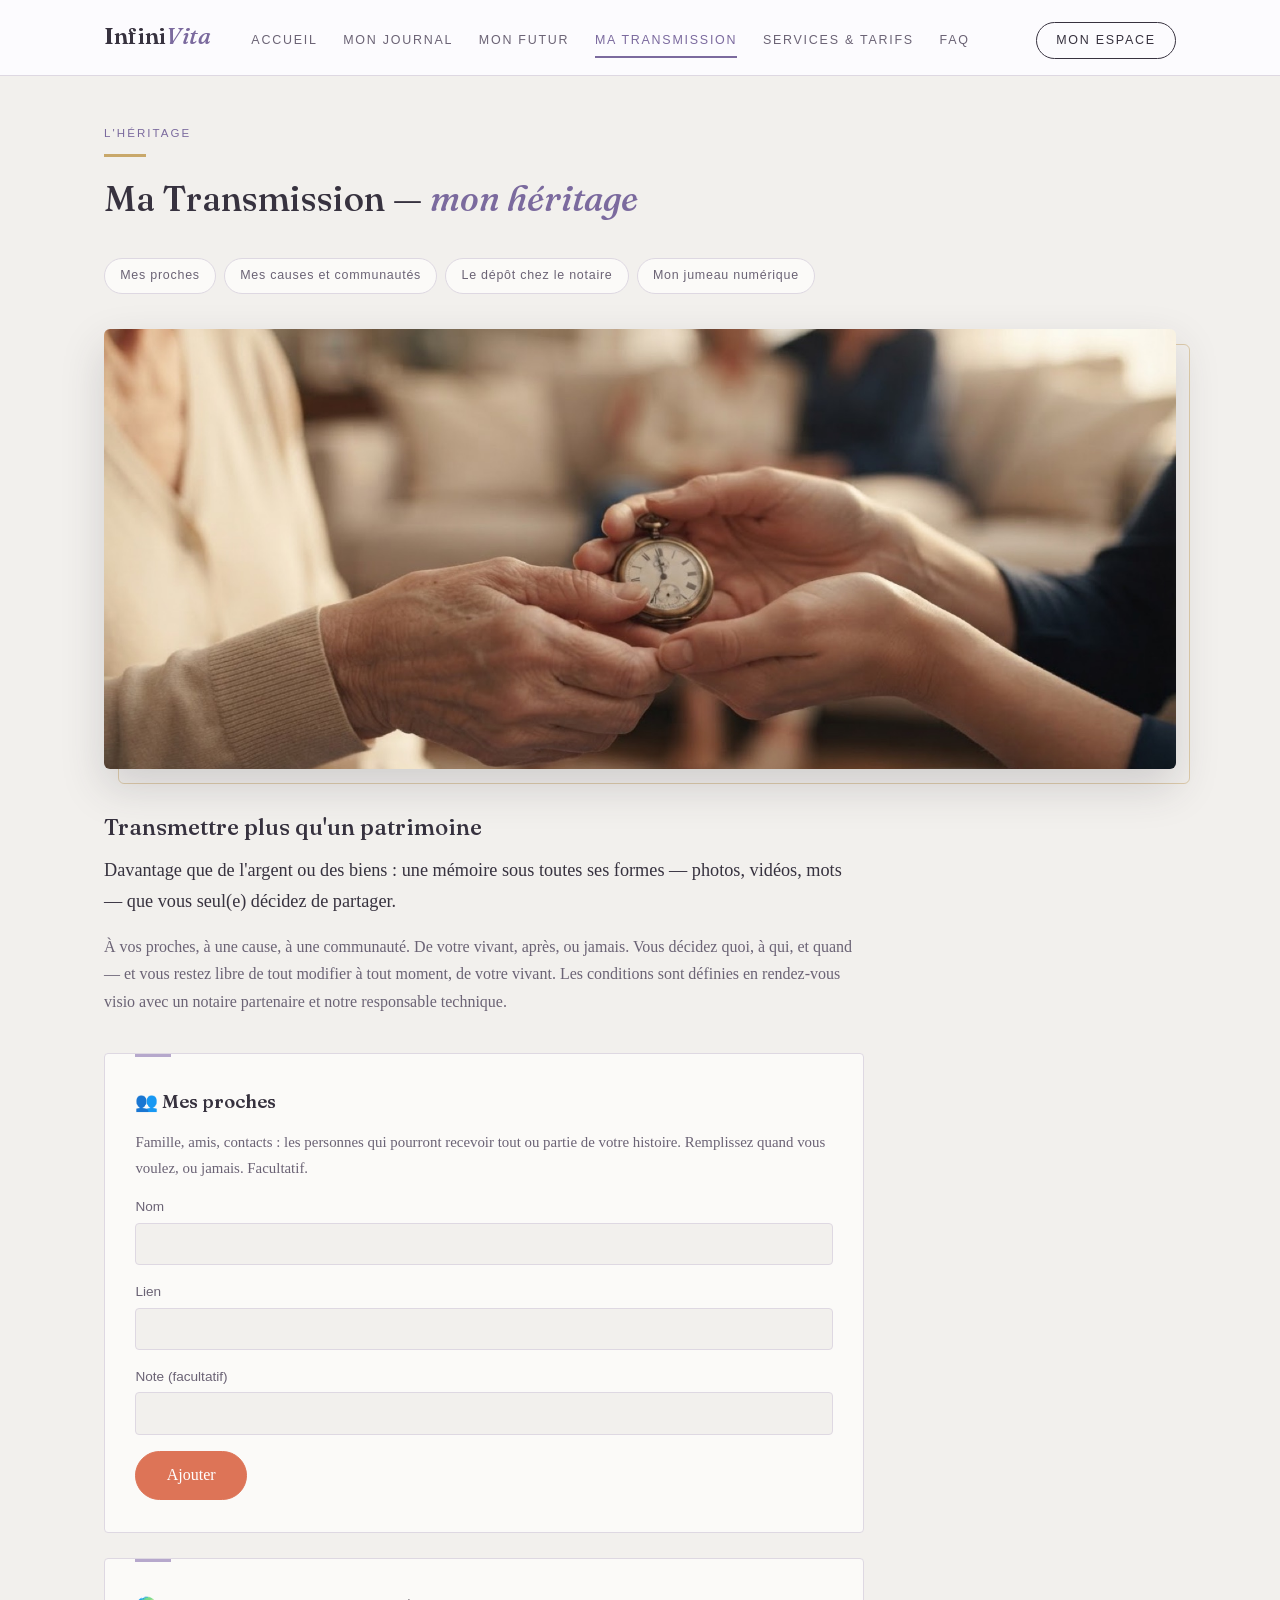
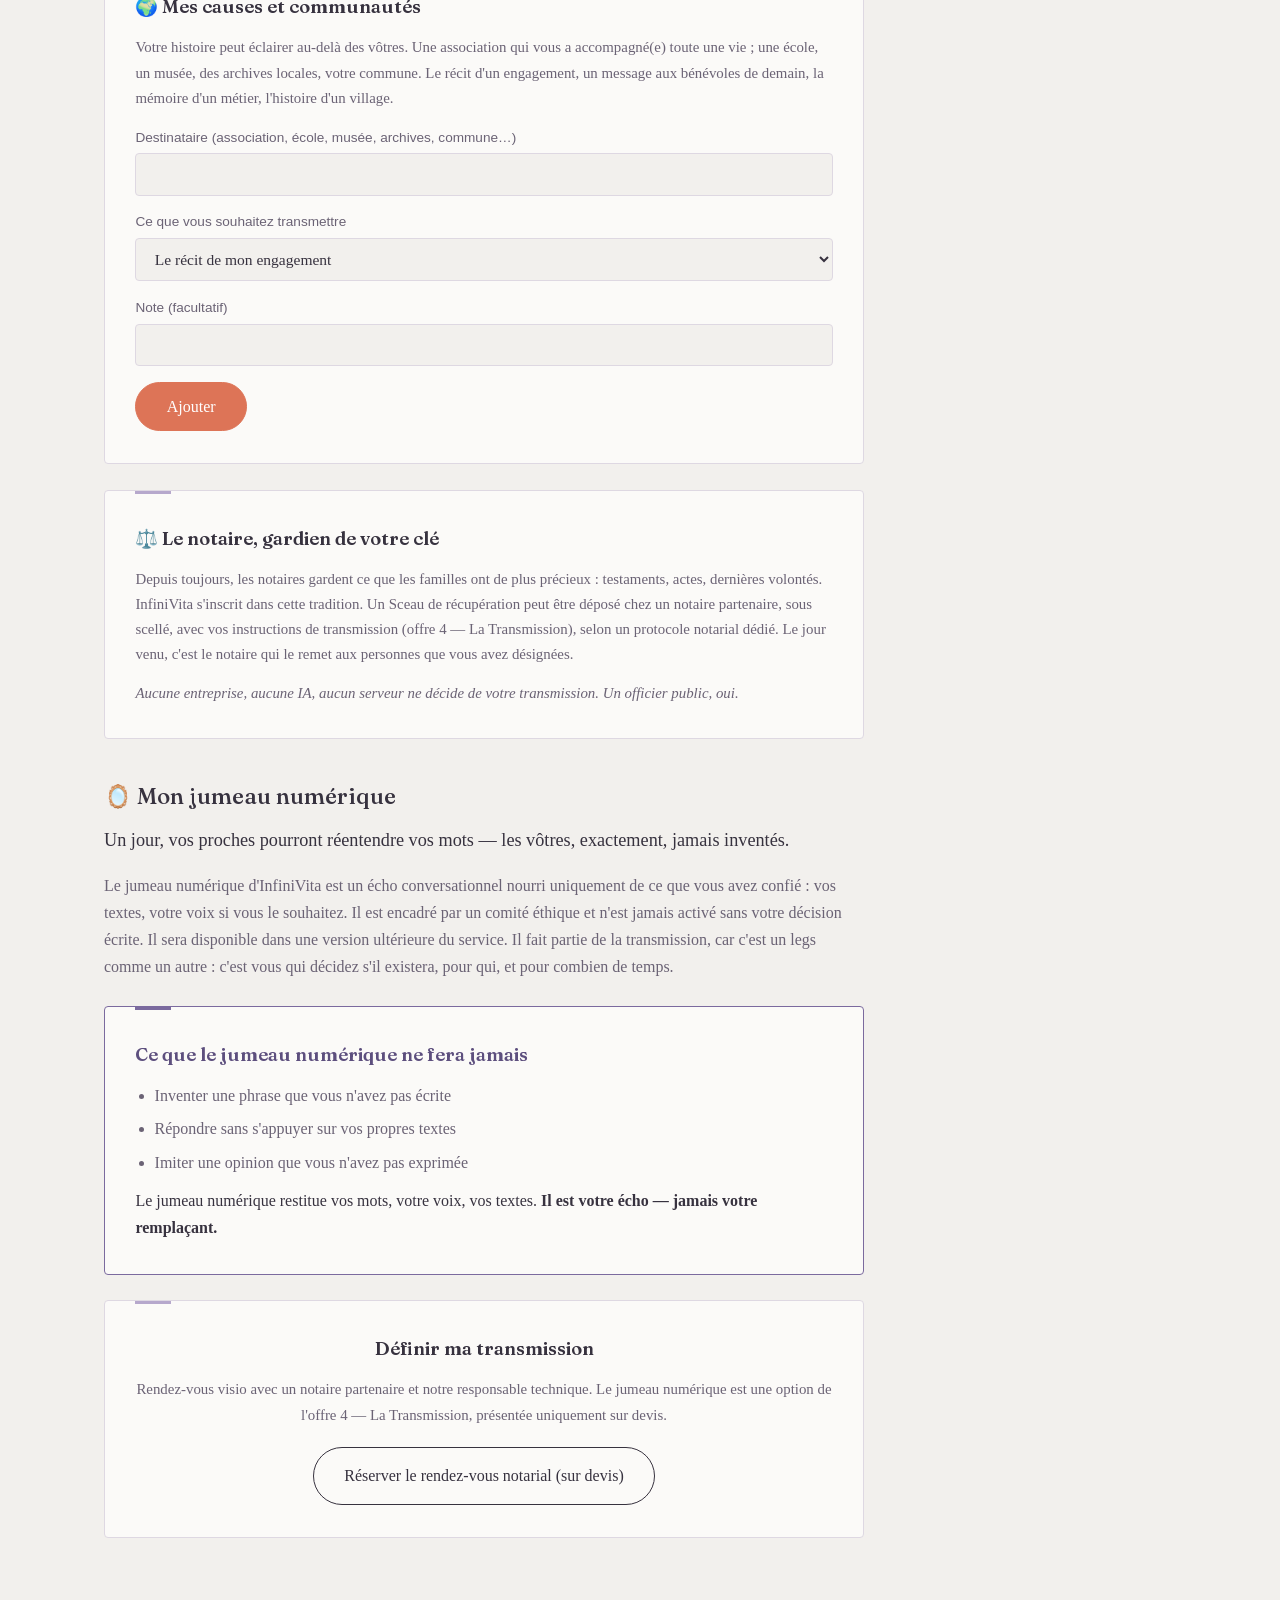
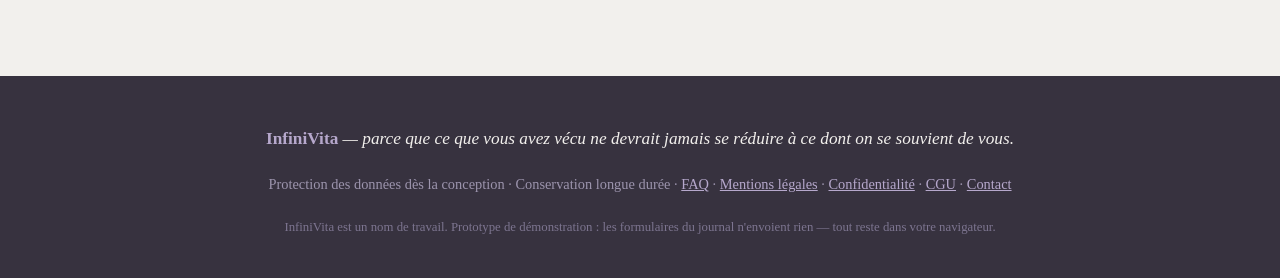
<file: transmission.html>
<!DOCTYPE html>
<html lang="fr">
<head>
<meta charset="UTF-8">
<meta name="viewport" content="width=device-width, initial-scale=1.0">
<meta name="robots" content="noindex, nofollow">
<title>Ma Transmission — InfiniVita</title>
<link rel="stylesheet" href="styles.css?v=12">
</head>
<body>

<header>
  <div class="header-inner">
    <a class="logo" href="index.html">Infini<span>Vita</span></a>
    <nav>
      <a href="index.html">Accueil</a>
      <a href="journal.html">Mon Journal</a>
      <a href="futur.html">Mon Futur</a>
      <a href="transmission.html" class="active">Ma Transmission</a>
      <a href="tarifs.html">Services &amp; tarifs</a>
      <a href="faq.html">FAQ</a>
      <a href="espace.html" class="espace">Mon espace</a>
    </nav>
  </div>
</header>

<div class="wrap">
  <section class="block">
    <div class="page-kicker">L'héritage</div>
    <h2 class="section-title">Ma Transmission — <em>mon héritage</em></h2>
    <div class="subnav">
      <a href="#proches">Mes proches</a><a href="#causes">Mes causes et communautés</a>
      <a href="#notaire">Le dépôt chez le notaire</a><a href="#jumeau">Mon jumeau numérique</a>
    </div>

    <figure class="page-photo reveal">
      <img src="assets/photos/transmission-mains.jpg" alt="Des mains âgées confient une montre de poche ancienne à des mains plus jeunes ; la famille est réunie à l'arrière-plan.">
    </figure>

    <div class="narrow prose">
      <h3 style="margin-bottom:0.6rem;">Transmettre plus qu'un patrimoine</h3>
      <p class="lead">Davantage que de l'argent ou des biens : une mémoire sous toutes ses formes — photos, vidéos, mots — que vous seul(e) décidez de partager.</p>
      <p>À vos proches, à une cause, à une communauté. De votre vivant, après, ou jamais. Vous décidez quoi, à qui, et quand — et vous restez libre de tout modifier à tout moment, de votre vivant. Les conditions sont définies en rendez-vous visio avec un notaire partenaire et notre responsable technique.</p>
    </div>

    <div class="panel narrow" id="proches" style="margin-top:2.4rem;">
      <h3>👥 Mes proches</h3>
      <p class="note">Famille, amis, contacts : les personnes qui pourront recevoir tout ou partie de votre histoire. Remplissez quand vous voulez, ou jamais. Facultatif.</p>
      <label>Nom</label><input type="text">
      <label>Lien</label><input type="text">
      <label>Note (facultatif)</label><input type="text">
      <div style="margin-top:1rem;"><button class="btn" onclick="okMsg('proche-ok')">Ajouter</button></div>
      <div class="ok-msg" id="proche-ok">✓ Ajouté. Une vérification d'identité ne sera demandée qu'au moment d'une éventuelle transmission.</div>
    </div>

    <div class="panel narrow" id="causes">
      <h3>🌍 Mes causes et communautés</h3>
      <p class="note">Votre histoire peut éclairer au-delà des vôtres. Une association qui vous a accompagné(e) toute une vie ; une école, un musée, des archives locales, votre commune. Le récit d'un engagement, un message aux bénévoles de demain, la mémoire d'un métier, l'histoire d'un village.</p>
      <label>Destinataire (association, école, musée, archives, commune…)</label><input type="text">
      <label>Ce que vous souhaitez transmettre</label>
      <select>
        <option>Le récit de mon engagement</option>
        <option>Un message aux futurs bénévoles</option>
        <option>Un témoignage d'époque ou la mémoire d'un savoir-faire</option>
        <option>Une partie choisie de mon journal</option>
        <option>Autre (à préciser en rendez-vous)</option>
      </select>
      <label>Note (facultatif)</label><input type="text">
      <div style="margin-top:1rem;"><button class="btn" onclick="okMsg('cause-ok')">Ajouter</button></div>
      <div class="ok-msg" id="cause-ok">✓ Ajouté. Les conditions précises seront fixées lors du rendez-vous notarial — et restent modifiables à tout moment, de votre vivant.</div>
    </div>

    <div class="panel narrow" id="notaire">
      <h3>⚖️ Le notaire, gardien de votre clé</h3>
      <p class="note">Depuis toujours, les notaires gardent ce que les familles ont de plus précieux : testaments, actes, dernières volontés. InfiniVita s'inscrit dans cette tradition. Un Sceau de récupération peut être déposé chez un notaire partenaire, sous scellé, avec vos instructions de transmission (offre 4 — La Transmission), selon un protocole notarial dédié. Le jour venu, c'est le notaire qui le remet aux personnes que vous avez désignées.</p>
      <p class="note" style="margin-top:0.8rem;font-style:italic;">Aucune entreprise, aucune IA, aucun serveur ne décide de votre transmission. Un officier public, oui.</p>
    </div>

    <div class="narrow prose" id="jumeau" style="margin-top:2.4rem;">
      <h3 style="margin-bottom:0.6rem;">🪞 Mon jumeau numérique</h3>
      <p class="lead">Un jour, vos proches pourront réentendre vos mots — les vôtres, exactement, jamais inventés.</p>
      <p>Le jumeau numérique d'InfiniVita est un écho conversationnel nourri uniquement de ce que vous avez confié : vos textes, votre voix si vous le souhaitez. Il est encadré par un comité éthique et n'est jamais activé sans votre décision écrite. Il sera disponible dans une version ultérieure du service. Il fait partie de la transmission, car c'est un legs comme un autre : c'est vous qui décidez s'il existera, pour qui, et pour combien de temps.</p>
    </div>

    <div class="guard narrow">
      <h3>Ce que le jumeau numérique ne fera jamais</h3>
      <ul>
        <li>Inventer une phrase que vous n'avez pas écrite</li>
        <li>Répondre sans s'appuyer sur vos propres textes</li>
        <li>Imiter une opinion que vous n'avez pas exprimée</li>
      </ul>
      <p class="note">Le jumeau numérique restitue vos mots, votre voix, vos textes. <strong style="color:var(--ink)">Il est votre écho — jamais votre remplaçant.</strong></p>
    </div>

    <div class="panel narrow" style="text-align:center;">
      <h3>Définir ma transmission</h3>
      <p class="note">Rendez-vous visio avec un notaire partenaire et notre responsable technique. Le jumeau numérique est une option de l'offre 4 — La Transmission, présentée uniquement sur devis.</p>
      <!-- Événement Calendly dédié « rendez-vous notarial » à créer plus tard si besoin -->
      <div style="margin-top:1.2rem;"><a class="btn ghost" href="https://calendly.com/larisa-kr-interargus/30min" target="_blank" rel="noopener">Réserver le rendez-vous notarial (sur devis)</a></div>
    </div>
  </section>
</div>

<footer>
  <div class="sig"><strong>InfiniVita</strong> — parce que ce que vous avez vécu ne devrait jamais se réduire à ce dont on se souvient de vous.</div>
  <div>Protection des données dès la conception · Conservation longue durée · <a href="faq.html">FAQ</a> · <a href="legal.html#mentions">Mentions légales</a> · <a href="legal.html#confidentialite">Confidentialité</a> · <a href="legal.html#cgu">CGU</a> · <a href="#" data-mail-subject="Contact — InfiniVita">Contact</a></div>
  <div class="worknote">InfiniVita est un nom de travail. Prototype de démonstration : les formulaires du journal n'envoient rien — tout reste dans votre navigateur.</div>
</footer>

<script src="app.js?v=12"></script>
</body>
</html>
</file>
<file: styles.css>
/* InfiniVita V3 — Le fil d'améthyste · palette Brume & améthyste (V2) */
@font-face {
  font-family: 'Fraunces';
  src: url('assets/fonts/fraunces-var.woff2') format('woff2');
  font-weight: 100 900;
  font-style: normal;
  font-display: swap;
}
@font-face {
  font-family: 'Fraunces';
  src: url('assets/fonts/fraunces-var-italic.woff2') format('woff2');
  font-weight: 100 900;
  font-style: italic;
  font-display: swap;
}
:root {
  --ink: #37323f;
  --ink-soft: #6b6375;
  --brume: #f2f0ed;
  --brume-2: #e9e5ee;
  --creme: #ece6da;
  --amethyste: #7b6a9e;
  --amethyste-deep: #5d4f7e;
  --amethyste-soft: #b6a8cc;
  --corail: #dd7457;
  --corail-deep: #c05f44;
  --or: #c9a86a;
  --green: #4a6b57;
  --line: #ded8e2;
  --white: #fbfaf8;
  --on-dark: #d8d3e2;
  --on-dark-strong: #e7e3f0;
}
* { margin: 0; padding: 0; box-sizing: border-box; }
body {
  font-family: 'Iowan Old Style', 'Palatino Linotype', Palatino, Georgia, serif;
  background: var(--brume); color: var(--ink); line-height: 1.7;
}

/* ---------- Header ---------- */
header {
  position: sticky; top: 0; z-index: 50;
  background: rgba(253,252,255,0.92); backdrop-filter: blur(8px);
  border-bottom: 1px solid var(--line);
}
.header-inner {
  max-width: 1120px; margin: 0 auto; padding: 1rem 1.5rem;
  display: flex; align-items: baseline; gap: 2.5rem; flex-wrap: wrap;
}
.logo { font-family: 'Fraunces', 'Iowan Old Style', Palatino, Georgia, serif; font-size: 1.45rem; font-weight: 600; letter-spacing: 0.01em; color: var(--ink); text-decoration: none; }
.logo span { color: var(--amethyste); font-style: italic; }
nav { display: flex; gap: 1.6rem; flex: 1; flex-wrap: wrap; align-items: baseline; }
nav a {
  font-family: -apple-system, 'Segoe UI', Helvetica, sans-serif;
  font-size: 0.78rem; letter-spacing: 0.14em; text-transform: uppercase;
  color: var(--ink-soft); text-decoration: none; padding: 0.3rem 0;
  border-bottom: 2px solid transparent;
}
nav a:hover { color: var(--amethyste-deep); }
nav a.active { color: var(--amethyste); border-bottom-color: var(--amethyste); }
nav a.espace {
  margin-left: auto; border: 1px solid var(--ink); border-radius: 999px;
  padding: 0.45rem 1.2rem; color: var(--ink);
}
nav a.espace:hover { background: var(--ink); color: var(--brume); }

/* ---------- Layout ---------- */
.wrap { max-width: 1120px; margin: 0 auto; padding: 0 1.5rem; }
.narrow { max-width: 760px; margin-left: auto; margin-right: auto; }
/* Dans les pages de contenu, la colonne s'aligne sur le bord gauche du titre et de la photo */
section.block > .narrow { margin-left: 0; }
section.block { padding: 3rem 0; }
h1, h2, h3, h4 { font-family: 'Fraunces', 'Iowan Old Style', Palatino, Georgia, serif; }
h2.section-title { font-size: clamp(1.6rem, 3.5vw, 2.2rem); font-weight: 500; margin-bottom: 0.4rem; }
h2.section-title em { color: var(--amethyste); }
.page-kicker {
  font-family: -apple-system, 'Segoe UI', sans-serif; font-size: 0.72rem;
  letter-spacing: 0.18em; text-transform: uppercase; color: var(--amethyste);
  margin-bottom: 0.8rem;
}
.page-kicker::after { content: ''; display: block; width: 2.6rem; height: 3px; background: var(--or); margin-top: 0.6rem; }
.prose p { margin-bottom: 1rem; color: var(--ink-soft); }
.prose p strong { color: var(--ink); }
.prose .lead { font-size: 1.14rem; color: var(--ink); }
.prose h3 { font-weight: 500; font-size: 1.4rem; }

/* ---------- Hero (accueil) : encre sombre, texte + photo ---------- */
.hero { position: relative; padding: 5rem 1.5rem 4.5rem; overflow: hidden; background: var(--ink); }
.hero-grid {
  max-width: 1120px; margin: 0 auto;
  display: grid; grid-template-columns: 1.15fr 1fr; gap: 3.5rem; align-items: center;
}
.hero-text { position: relative; }
.hero-text::before {
  content: ''; position: absolute; left: -1.6rem; top: 0.4rem; bottom: 0.4rem; width: 2px;
  background: linear-gradient(to bottom, transparent, var(--or) 30%, var(--or) 70%, transparent);
  opacity: 0.9;
}
.hero .question {
  display: block; font-style: italic; color: var(--or);
  font-size: 1.3rem; margin-bottom: 0.5rem;
}
.hero .reponse {
  color: var(--on-dark-strong); font-weight: 600; font-size: 1.08rem; margin-bottom: 1.6rem;
}
.hero h1 {
  font-size: clamp(1.35rem, 2vw, 1.72rem); line-height: 1.2; font-weight: 600;
  margin-bottom: 1.3rem; color: var(--white); white-space: nowrap;
}
@media (max-width: 900px) { .hero h1 { white-space: normal; font-size: clamp(1.4rem, 4.5vw, 1.9rem); } .hero br.br-desk { display: none; } }
.hero h1 em { color: var(--amethyste-soft); }
.hero p { color: var(--on-dark); font-size: 1rem; margin-bottom: 0.9rem; }
.hero p strong { color: var(--on-dark-strong); }
.hero .tagline { font-style: italic; color: var(--or); margin-top: 1.4rem; }
.hero-illus img {
  width: 100%; height: auto; display: block; border-radius: 6px;
  box-shadow: 0 24px 60px rgba(0,0,0,0.4);
}
.hero-illus { position: relative; }
.hero-illus::after {
  content: ''; position: absolute; inset: 1rem -1rem -1rem 1rem;
  border: 1px solid var(--or); border-radius: 6px; z-index: -1; opacity: 0.55;
}

/* ---------- Photos des pages ---------- */
.page-photo { margin: 0 0 2.4rem; position: relative; }
.page-photo img {
  width: 100%; height: auto; max-height: 440px; object-fit: cover;
  display: block; border-radius: 6px;
  box-shadow: 0 18px 44px rgba(55,50,63,0.18);
}
.page-photo::after {
  content: ''; position: absolute; inset: 0.9rem -0.9rem -0.9rem 0.9rem;
  border: 1px solid var(--or); border-radius: 6px; z-index: -1; opacity: 0.5;
}
.card-photo {
  width: 100%; height: 210px; object-fit: cover; display: block;
  border-radius: 4px; margin-bottom: 1.3rem;
}
.card.full .split { display: grid; grid-template-columns: 1.1fr 1fr; gap: 2.2rem; align-items: center; }
.card.full .split .card-photo { height: 100%; max-height: 300px; margin-bottom: 0; }
@media (max-width: 700px) { .card.full .split { grid-template-columns: 1fr; } .card.full .split .card-photo { height: 210px; } }

/* ---------- Apparition douce au défilement ---------- */
@media (prefers-reduced-motion: no-preference) {
  .reveal { opacity: 0; transform: translateY(18px); transition: opacity 0.7s ease, transform 0.7s ease; }
  .reveal.seen { opacity: 1; transform: none; }
}
.cta-row { display: flex; gap: 1rem; flex-wrap: wrap; margin-top: 2.2rem; }
@media (max-width: 820px) {
  .hero-grid { grid-template-columns: 1fr; gap: 2.4rem; }
  .hero-text::before { display: none; }
  .hero { text-align: center; padding: 3.5rem 1.25rem 3rem; }
  .hero p { margin-left: auto; margin-right: auto; }
  .cta-row { justify-content: center; }
}

/* ---------- Boutons ---------- */
.btn {
  display: inline-block; font-family: inherit; font-size: 1rem; cursor: pointer; text-decoration: none;
  padding: 0.9rem 1.9rem; border-radius: 999px; border: 1px solid var(--corail);
  background: var(--corail); color: #fff; transition: 0.25s; text-align: center;
}
.btn:hover { background: var(--corail-deep); border-color: var(--corail-deep); color: #fff; }
.btn.ghost { background: transparent; color: var(--ink); border-color: var(--ink); }
.btn.ghost:hover { background: var(--brume-2); color: var(--ink); }
.hero .btn.ghost { color: var(--on-dark-strong); border-color: var(--on-dark); }
.hero .btn.ghost:hover { background: rgba(255,255,255,0.1); color: #fff; }

/* ---------- Bandeau de confiance ---------- */
.trust { background: var(--ink); color: var(--brume); padding: 1.3rem 1rem; }
.trust-inner {
  max-width: 1120px; margin: 0 auto; display: flex; gap: 3rem;
  justify-content: center; flex-wrap: wrap; font-size: 0.92rem;
}
.trust-inner strong { color: #fff; font-weight: 600; }
.trust-inner span { color: var(--on-dark); }

/* ---------- Cartes accueil ---------- */
.three-cards { display: grid; grid-template-columns: 1fr 1fr; gap: 1.6rem; padding: 4rem 0 3rem; }
a.card { text-decoration: none; color: inherit; }
.card {
  display: block; background: var(--white); border: 1px solid var(--line); border-radius: 4px;
  padding: 2.4rem 2.2rem; transition: 0.25s; position: relative;
}
.card::before {
  content: ''; position: absolute; top: 0; left: 2.2rem; width: 2.6rem; height: 3px;
  background: var(--or);
}
.card .vignette {
  width: 100%; max-width: 300px; height: auto; display: block;
  border-radius: 6px; margin-bottom: 1.3rem;
}
.card.full { grid-column: 1 / -1; }
.card:hover { transform: translateY(-3px); box-shadow: 0 14px 34px rgba(60,45,90,0.10); }
.card .kicker {
  font-family: -apple-system, 'Segoe UI', sans-serif; font-size: 0.72rem;
  letter-spacing: 0.16em; text-transform: uppercase; color: var(--amethyste);
  margin-bottom: 0.9rem;
}
.card h3 { font-size: 1.5rem; font-weight: 500; margin-bottom: 0.7rem; }
.card p { color: var(--ink-soft); font-size: 1rem; }
.card .sub { font-size: 0.85rem; color: var(--amethyste); margin-top: 1.2rem; font-style: italic; }
@media (max-width: 640px) { .three-cards { grid-template-columns: 1fr; } }

/* ---------- Citation ---------- */
.quote-strip {
  position: relative; text-align: center; font-style: italic; font-size: 1.35rem;
  padding: 4rem 1rem; color: var(--ink); background: var(--creme);
  border-top: 1px solid var(--line); border-bottom: 1px solid var(--line);
}
.quote-strip::before {
  content: ''; position: absolute; left: 50%; top: -1.4rem; width: 2px; height: 2.8rem;
  background: var(--or);
}
.quote-strip .small { font-size: 0.98rem; color: var(--ink-soft); margin-top: 1rem; font-style: normal; max-width: 560px; margin-left: auto; margin-right: auto; }

/* ---------- Triptyque ---------- */
.triple { display: grid; grid-template-columns: repeat(auto-fit, minmax(240px, 1fr)); gap: 1.6rem; margin-top: 1.5rem; }
.triple .cell { background: var(--white); border: 1px solid var(--line); border-radius: 4px; padding: 1.8rem 1.6rem; }
.triple .cell h4 { margin-bottom: 0.6rem; font-size: 1.08rem; font-weight: 600; }
.triple .cell p { font-size: 0.95rem; color: var(--ink-soft); }

/* ---------- Coffre (section sombre) ---------- */
.vault {
  background: var(--ink); color: var(--brume); border-radius: 4px;
  padding: 3rem 2.6rem; margin: 3.5rem 0; border-top: 3px solid var(--or);
}
.vault h2 { font-size: 1.7rem; font-weight: 500; margin-bottom: 1.2rem; }
.vault h2 em { color: var(--amethyste-soft); }
.vault p { color: var(--on-dark); margin-bottom: 1rem; }
.vault ul { list-style: none; margin: 1rem 0 1.5rem; }
.vault li { padding: 0.55rem 0; border-bottom: 1px solid rgba(255,255,255,0.12); color: var(--on-dark-strong); }
.vault li:last-child { border-bottom: none; }
.vault .key-q { color: var(--amethyste-soft); font-weight: bold; margin-top: 1.5rem; }

/* ---------- Sous-navigation ---------- */
html { scroll-behavior: smooth; }
.panel, .guard, .prose, .page-photo { scroll-margin-top: 96px; }
.subnav { display: flex; gap: 0.5rem; flex-wrap: wrap; margin: 1.8rem 0 2.2rem; }
.subnav a {
  font-family: -apple-system, 'Segoe UI', sans-serif; font-size: 0.78rem; letter-spacing: 0.06em;
  background: var(--white); border: 1px solid var(--line);
  padding: 0.4rem 0.95rem; border-radius: 999px; color: var(--ink-soft);
  text-decoration: none; cursor: pointer; transition: 0.2s;
}
.subnav a:hover { border-color: var(--amethyste); color: var(--amethyste-deep); background: var(--brume-2); }

/* ---------- Panneaux & formulaires ---------- */
.panel {
  position: relative; background: var(--white); border: 1px solid var(--line); border-radius: 4px;
  padding: 2rem 1.9rem; margin-bottom: 1.6rem;
}
.panel::before {
  content: ''; position: absolute; top: 0; left: 1.9rem; width: 2.2rem; height: 3px;
  background: var(--amethyste-soft);
}
.panel h3 { margin-bottom: 0.8rem; font-weight: 600; font-size: 1.15rem; }
label { display: block; font-family: -apple-system, 'Segoe UI', sans-serif; font-size: 0.85rem; color: var(--ink-soft); margin: 0.9rem 0 0.3rem; }
input[type=text], input[type=email], input[type=password], input[type=date], textarea, select {
  width: 100%; padding: 0.7rem 0.9rem; border: 1px solid var(--line); border-radius: 4px;
  font-family: inherit; font-size: 0.97rem; background: var(--brume); color: var(--ink);
}
textarea { min-height: 110px; resize: vertical; }
input:focus, textarea:focus, select:focus { outline: 2px solid var(--amethyste-soft); }
.emoji-row { display: flex; gap: 0.5rem; margin: 0.6rem 0; flex-wrap: wrap; }
.emoji-row button {
  font-size: 1.5rem; background: var(--brume); border: 1px solid var(--line);
  border-radius: 4px; padding: 0.35rem 0.6rem; cursor: pointer;
}
.emoji-row button.sel { border-color: var(--amethyste); background: var(--brume-2); }
.hint { font-size: 0.85rem; color: var(--ink-soft); margin-top: 0.8rem; }
.ok-msg { color: var(--green); font-size: 0.92rem; margin-top: 0.7rem; display: none; }
.panel .note { font-size: 0.93rem; color: var(--ink-soft); }

/* ---------- Offres ---------- */
.tarifs-grid { display: grid; grid-template-columns: repeat(3, 1fr); gap: 1.4rem; margin-top: 2rem; }
.tarif {
  position: relative; background: var(--white); border: 1px solid var(--line); border-radius: 4px;
  padding: 1.8rem 1.6rem; display: flex; flex-direction: column;
}
.tarif::before { content: ''; position: absolute; top: 0; left: 1.6rem; width: 2.2rem; height: 3px; background: var(--amethyste-soft); }
.tarif.full { grid-column: 1 / -1; }
.tarif .num { font-family: -apple-system, 'Segoe UI', sans-serif; font-size: 0.72rem; color: var(--amethyste); letter-spacing: 0.14em; text-transform: uppercase; }
.tarif h4 { margin: 0.4rem 0 0.7rem; font-size: 1.25rem; font-weight: 600; }
.tarif p { font-size: 0.93rem; color: var(--ink-soft); flex: 1; }
.tarif .price { margin-top: 1.1rem; font-size: 0.87rem; font-style: italic; color: var(--green); }
.tarif.featured { border-color: var(--amethyste); box-shadow: 0 6px 22px rgba(111,85,153,0.14); }
.tarif.featured::before { background: var(--amethyste); }
@media (max-width: 800px) { .tarifs-grid { grid-template-columns: 1fr; } }

/* ---------- FAQ ---------- */
.faq-section {
  margin: 2.6rem 0 1.1rem; color: var(--amethyste); font-size: 1.2rem; font-weight: 500;
  border-bottom: 1px solid var(--line); padding-bottom: 0.5rem;
}
.faq-item { background: var(--white); border: 1px solid var(--line); border-radius: 4px; margin-bottom: 0.9rem; overflow: hidden; }
.faq-q {
  width: 100%; text-align: left; background: none; border: none; cursor: pointer;
  font-family: inherit; font-size: 1.02rem; color: var(--ink);
  padding: 1.1rem 1.3rem; display: flex; justify-content: space-between; align-items: center; gap: 1rem;
}
.faq-q:hover { background: var(--brume-2); }
.faq-q .qnum { color: var(--amethyste); margin-right: 0.5rem; }
.faq-q .chev { color: var(--amethyste); transition: transform 0.3s; flex-shrink: 0; font-size: 0.8rem; }
.faq-item.open .chev { transform: rotate(180deg); }
.faq-a { max-height: 0; overflow: hidden; transition: max-height 0.35s ease; }
.faq-a p { padding: 0 1.3rem 1.2rem; color: var(--ink-soft); font-size: 0.96rem; }

/* ---------- Garde-fou ---------- */
.guard { position: relative; border: 1px solid var(--amethyste); border-radius: 4px; background: var(--white); padding: 2rem 1.9rem; margin: 1.6rem 0; }
.guard::before { content: ''; position: absolute; top: 0; left: 1.9rem; width: 2.2rem; height: 3px; background: var(--amethyste); }
.guard h3 { color: var(--amethyste-deep); margin-bottom: 0.7rem; font-weight: 600; font-size: 1.15rem; }
.guard ul { margin: 0.7rem 0 0.7rem 1.2rem; color: var(--ink-soft); }
.guard li { margin-bottom: 0.4rem; }

/* ---------- Footer ---------- */
footer { background: var(--ink); color: #9c94ad; text-align: center; padding: 3rem 1rem 2.4rem; margin-top: 4rem; font-size: 0.9rem; }
footer .sig { color: var(--brume); font-size: 1.08rem; font-style: italic; margin-bottom: 1.2rem; }
footer .sig strong { color: var(--amethyste-soft); font-style: normal; }
footer a { color: var(--amethyste-soft); text-decoration: underline; }
footer .worknote { margin-top: 1.3rem; font-size: 0.8rem; color: #7d7590; }

@media (max-width: 640px) {
  header { position: static; }
  .header-inner { justify-content: center; gap: 1rem; }
  nav { justify-content: center; gap: 1rem; }
  nav a.espace { margin-left: 0; }
  .hero { padding: 3.5rem 1rem 2.5rem; }
  .vault { padding: 2.2rem 1.5rem; }
}
</file>
